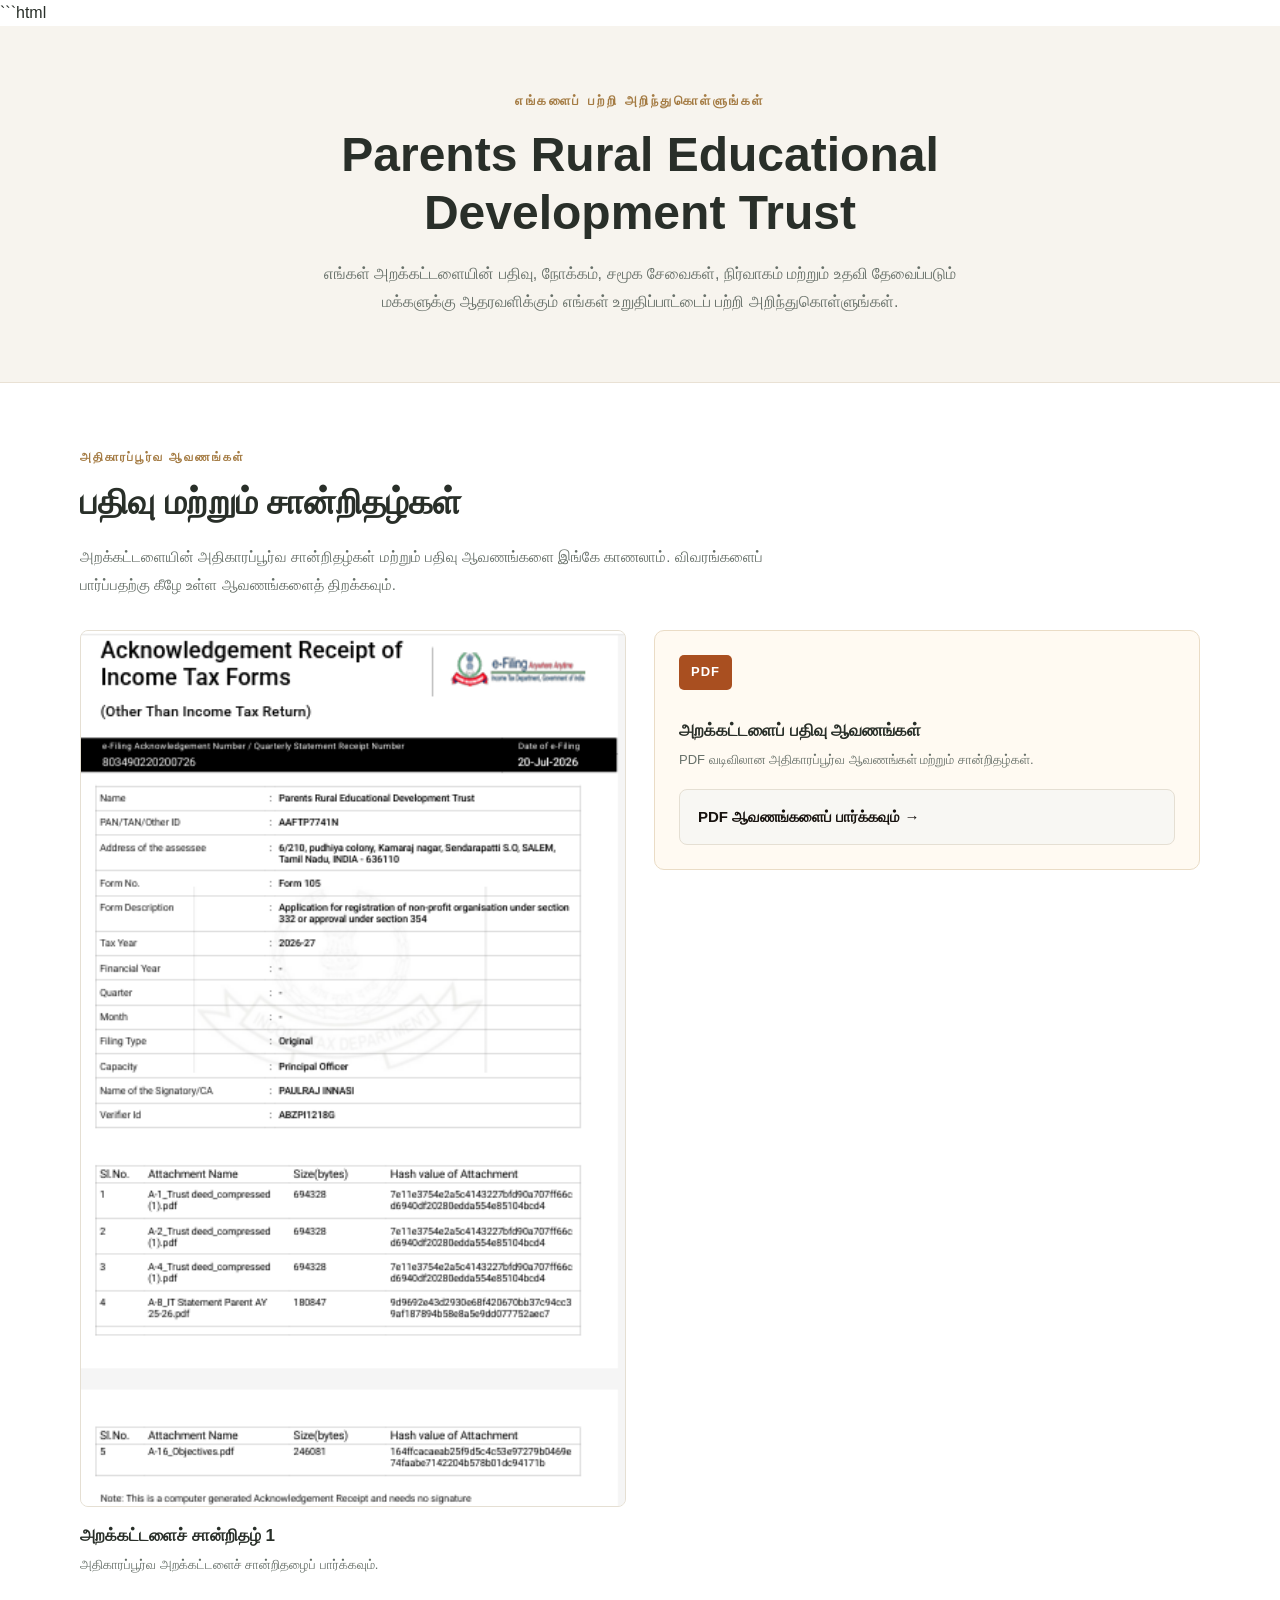
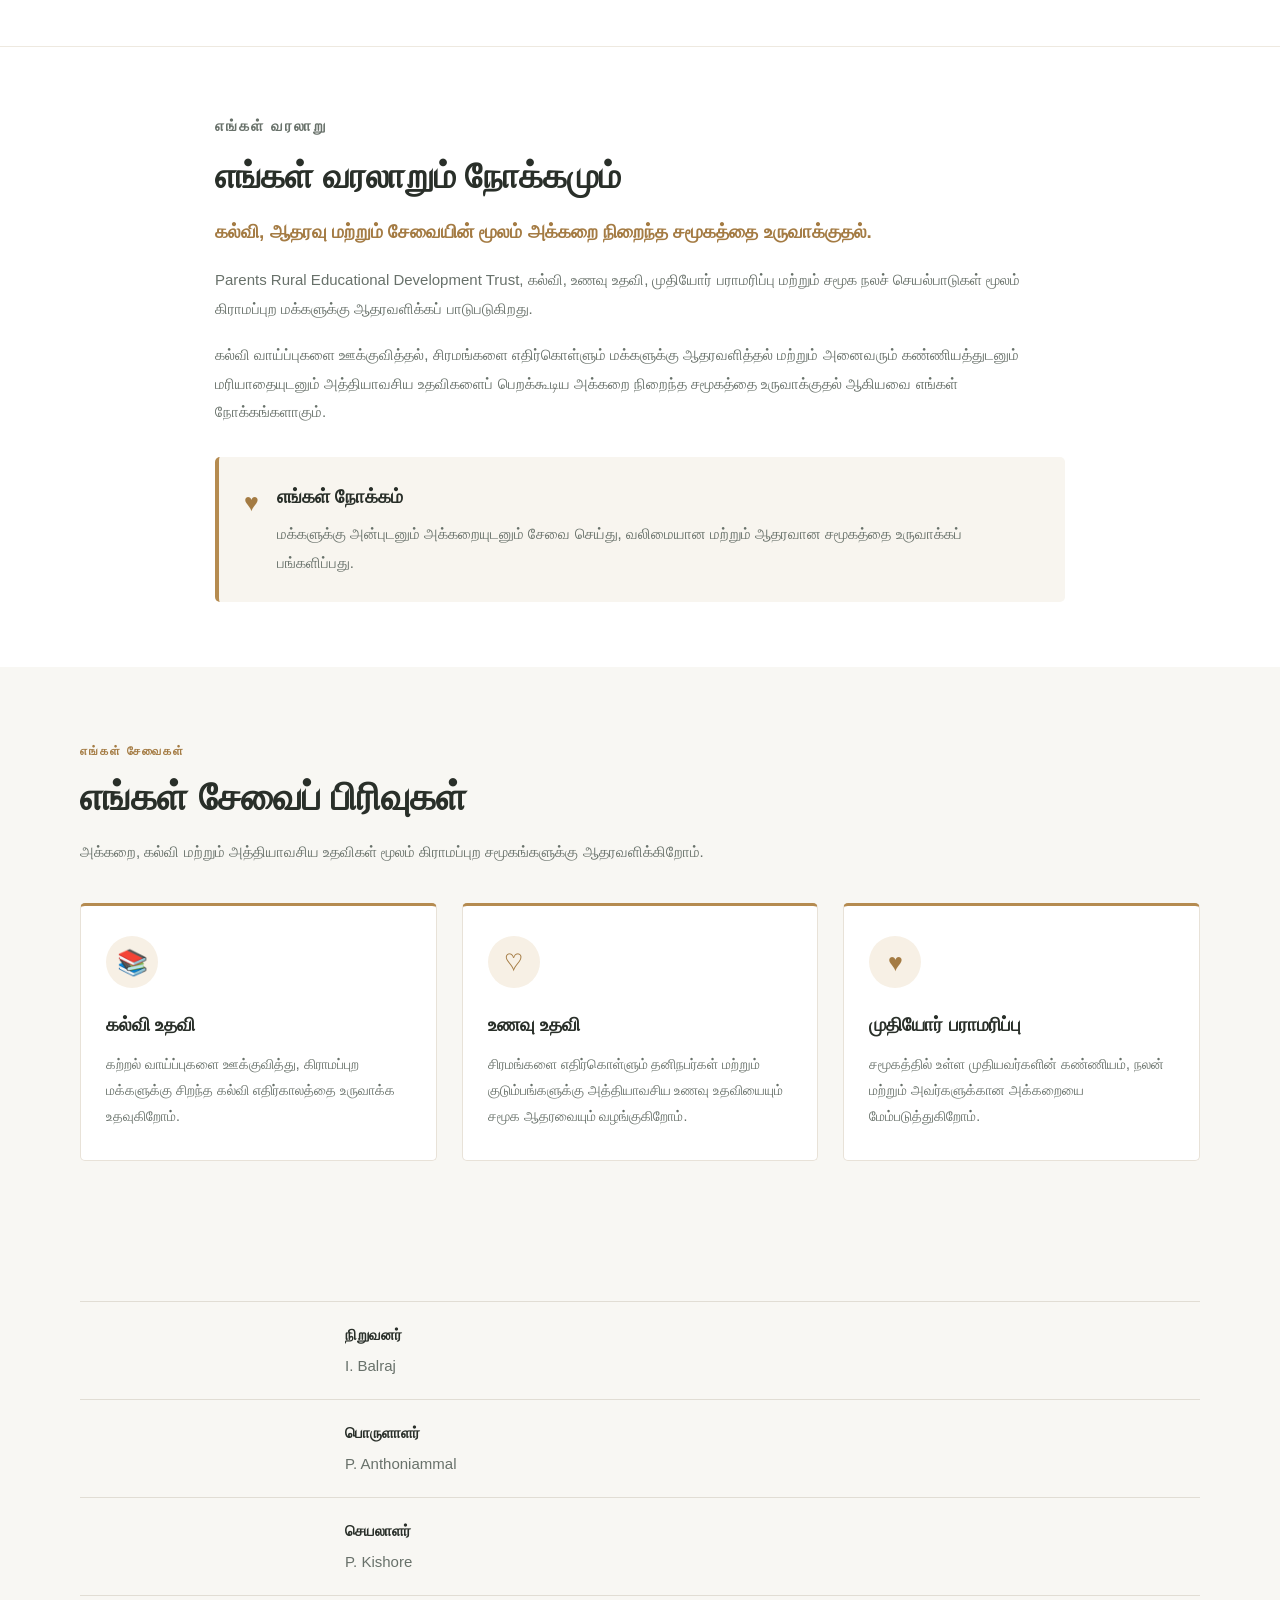
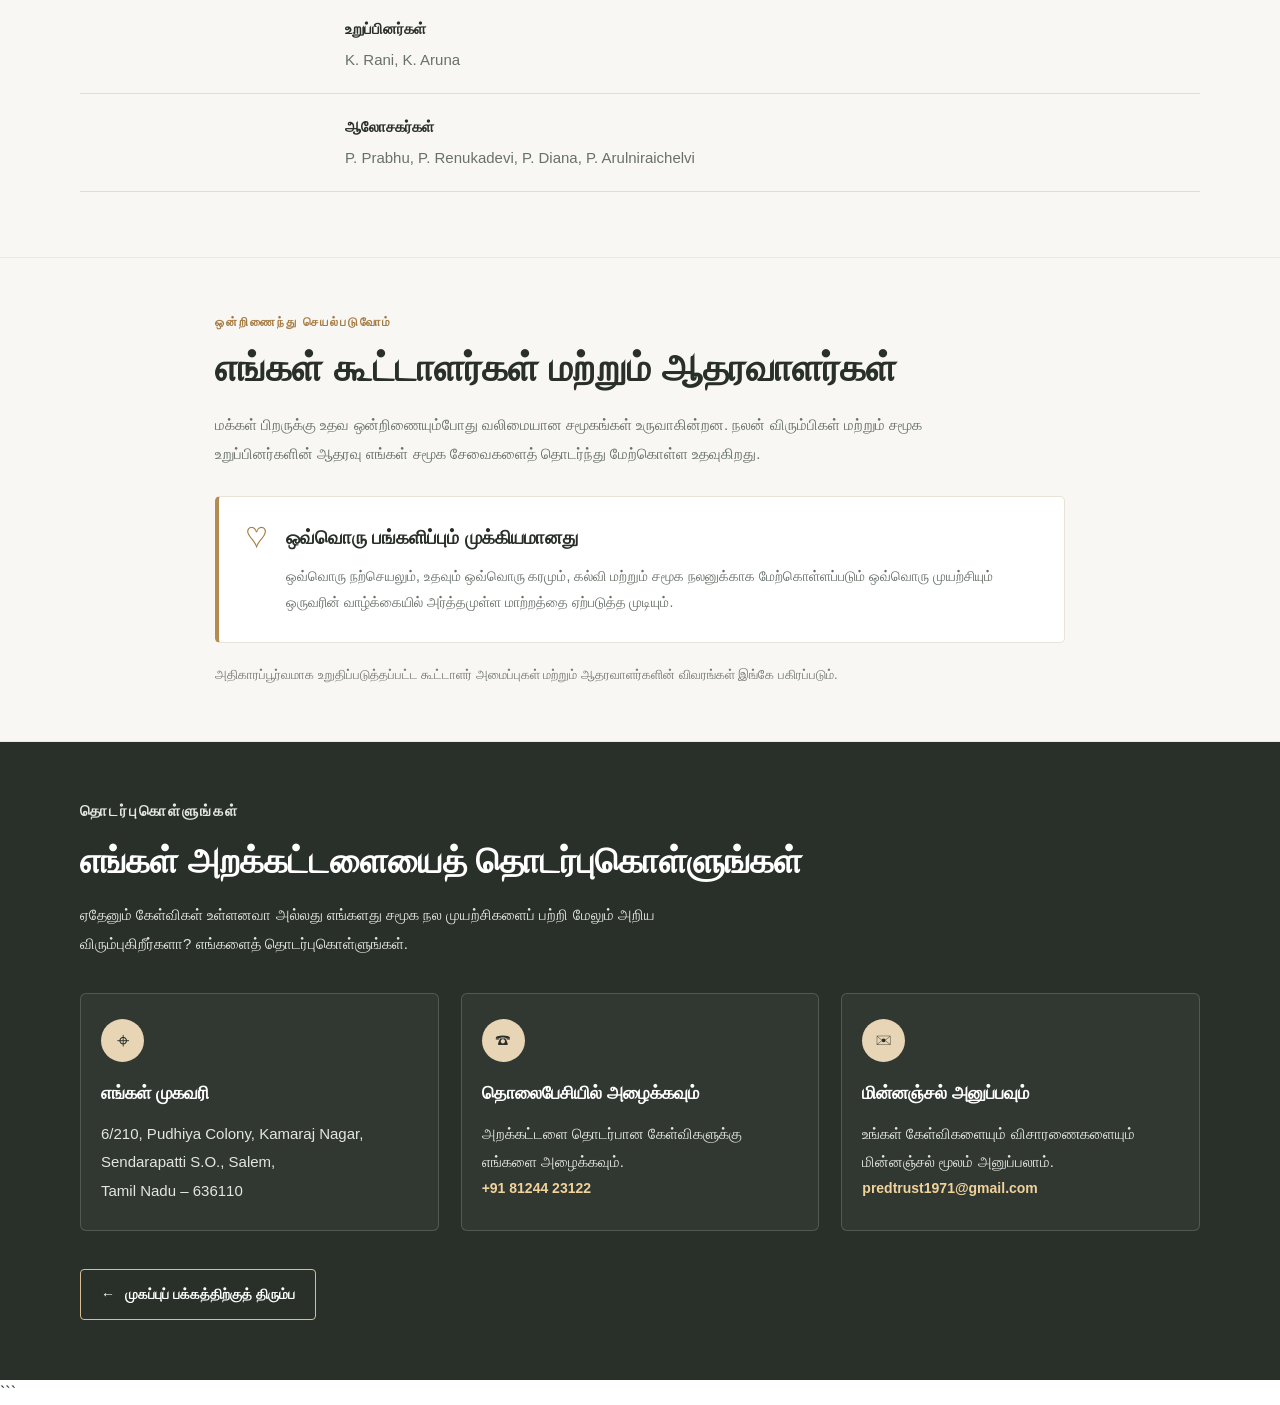
<file: about.html>
```html
<!DOCTYPE html>
<html lang="ta">
<head>
    <meta charset="UTF-8">
    <meta name="viewport" content="width=device-width, initial-scale=1.0">

    <title>எங்கள் அறக்கட்டளை பற்றி | Parents Rural Educational Development Trust</title>

    <meta name="description" content="Parents Rural Educational Development Trust அறக்கட்டளையின் பதிவு, நோக்கம், சமூக சேவைகள், சான்றிதழ்கள் மற்றும் நிர்வாகத்தைப் பற்றி அறிந்துகொள்ளுங்கள்.">

    <link rel="stylesheet" href="style.css">

    <style>
        * {
            box-sizing: border-box;
        }

        body.trust-details-page {
            margin: 0;
            background: #ffffff;
            color: #292f29;
            font-family: Arial, sans-serif;
        }

        .trust-details-container {
            width: min(1120px, 90%);
            margin: 0 auto;
        }

        /* PAGE INTRODUCTION */

        .trust-details-hero {
            padding: 65px 20px;
            text-align: center;
            background: #f7f4ee;
            border-bottom: 1px solid #e9e1d4;
        }

        .trust-details-hero .eyebrow {
            margin: 0 0 15px;
            color: #a47b43;
            font-size: 13px;
            font-weight: 700;
            letter-spacing: 2.5px;
        }

        .trust-details-hero h1 {
            max-width: 850px;
            margin: 0 auto 18px;
            font-size: clamp(30px, 5vw, 48px);
            line-height: 1.2;
        }

        .trust-details-hero p:last-child {
            max-width: 680px;
            margin: 0 auto;
            color: #68716a;
            font-size: 16px;
            line-height: 1.8;
        }

        /* COMMON SECTIONS */

        .trust-info-section {
            padding: 65px 0;
        }

        .trust-info-section h2,
        .trust-leadership h2,
        .trust-certificates h2,
        .trust-contact-section h2 {
            margin: 0 0 18px;
            font-size: clamp(26px, 3vw, 35px);
            line-height: 1.3;
        }

        .trust-info-section p,
        .trust-leadership p,
        .trust-certificates .section-description {
            color: #68716a;
            font-size: 15px;
            line-height: 1.9;
        }

        /* CERTIFICATES */

        .trust-certificates {
            padding: 65px 0 70px;
        }

        .trust-section-label {
            margin: 0 0 12px;
            color: #a47b43;
            font-size: 12px;
            font-weight: 700;
            letter-spacing: 2px;
        }

        .trust-certificates .section-description {
            max-width: 720px;
            margin-bottom: 30px;
        }

        .trust-certificate-grid {
            display: grid;
            grid-template-columns: repeat(2, minmax(0, 1fr));
            gap: 28px;
            align-items: start;
        }

        .trust-certificate-item {
            min-width: 0;
        }

        .trust-certificate-item a {
            display: block;
            overflow: hidden;
            background: #f8f7f3;
            border: 1px solid #e5dfd3;
            border-radius: 8px;
        }

        .trust-certificate-item img {
            display: block;
            width: 100%;
            height: auto;
            transition: transform 0.3s ease;
        }

        .trust-certificate-item a:hover img {
            transform: scale(1.025);
        }

        .trust-certificate-item h3 {
            margin: 15px 0 5px;
            font-size: 17px;
        }

        .trust-certificate-item p {
            margin: 0;
            color: #68716a;
            font-size: 13px;
            line-height: 1.7;
        }

        /* OUR STORY */

        .trust-story {
            border-top: 1px solid #eee9e0;
        }

        .trust-story-content {
            max-width: 850px;
        }

        /* AREAS OF SERVICE */

        .trust-purpose-grid {
            display: grid;
            grid-template-columns: repeat(3, minmax(0, 1fr));
            gap: 30px;
            margin-top: 30px;
        }

        .trust-purpose-item {
            padding: 23px 0 5px;
            border-top: 2px solid #d6bd94;
        }

        .trust-purpose-item h3 {
            margin: 0 0 10px;
            font-size: 18px;
        }

        .trust-purpose-item p {
            margin: 0;
        }

        /* LEADERSHIP */

        .trust-leadership {
            padding: 65px 0;
            background: #f8f7f3;
        }

        .trust-leadership-intro {
            max-width: 750px;
            margin-bottom: 28px;
        }

        .trust-leader-list {
            border-top: 1px solid #e1ddd4;
        }

        .trust-leader-row {
            display: grid;
            grid-template-columns: 240px 1fr;
            gap: 25px;
            padding: 20px 0;
            border-bottom: 1px solid #e1ddd4;
        }

        .trust-leader-row strong {
            color: #292f29;
            font-size: 15px;
        }

        .trust-leader-row span {
            color: #68716a;
            font-size: 15px;
            line-height: 1.7;
        }

        /* PARTNERS */

        .trust-partners {
            padding: 55px 0;
            border-bottom: 1px solid #eee9e0;
        }

        .trust-partners p {
            max-width: 800px;
        }

        /* CONTACT */

        .trust-contact-section {
            padding: 55px 0 60px;
            background: #292f29;
            color: #ffffff;
        }

        .trust-contact-section h2 {
            color: #ffffff;
        }

        .trust-contact-section p {
            color: #e4e6e1;
            font-size: 15px;
            line-height: 1.9;
        }

        .trust-contact-section a:not(.trust-back-home) {
            color: #f0d29b;
            text-decoration: none;
            overflow-wrap: anywhere;
        }

        .trust-back-home {
            display: inline-flex;
            align-items: center;
            gap: 10px;
            margin-top: 15px;
            padding: 14px 22px;
            border: 1px solid #d6bd94;
            border-radius: 4px;
            color: #ffffff;
            text-decoration: none;
            font-size: 14px;
            font-weight: 600;
            transition: background 0.25s ease;
        }

        .trust-back-home:hover {
            background: #a47b43;
        }

        /* RESPONSIVE */

        @media (max-width: 700px) {
            .trust-details-hero {
                padding: 50px 18px;
            }

            .trust-info-section,
            .trust-certificates,
            .trust-leadership {
                padding: 45px 0;
            }

            .trust-certificate-grid,
            .trust-purpose-grid {
                grid-template-columns: 1fr;
                gap: 25px;
            }

            .trust-leader-row {
                grid-template-columns: 1fr;
                gap: 7px;
                padding: 17px 0;
            }

            .trust-details-container {
                width: 90%;
            }
        }

        @media (prefers-reduced-motion: reduce) {
            .trust-certificate-item img {
                transition: none;
            }
        }
    </style>
</head>

<body class="trust-details-page">

    <!-- PAGE INTRODUCTION -->
    <header class="trust-details-hero">
        <div class="trust-details-container">

            <p class="eyebrow">எங்களைப் பற்றி அறிந்துகொள்ளுங்கள்</p>

            <h1>
                Parents Rural Educational Development Trust
            </h1>

            <p>
                எங்கள் அறக்கட்டளையின் பதிவு, நோக்கம், சமூக சேவைகள்,
                நிர்வாகம் மற்றும் உதவி தேவைப்படும் மக்களுக்கு
                ஆதரவளிக்கும் எங்கள் உறுதிப்பாட்டைப் பற்றி அறிந்துகொள்ளுங்கள்.
            </p>

        </div>
    </header>

    <main>

        <!-- CERTIFICATES -->
        <section class="trust-certificates" id="certificates">
            <div class="trust-details-container">

                <p class="trust-section-label">அதிகாரப்பூர்வ ஆவணங்கள்</p>

                <h2>பதிவு மற்றும் சான்றிதழ்கள்</h2>

                <p class="section-description">
                    அறக்கட்டளையின் அதிகாரப்பூர்வ சான்றிதழ்கள் மற்றும்
                    பதிவு ஆவணங்களை இங்கே காணலாம்.
                    விவரங்களைப் பார்ப்பதற்கு கீழே உள்ள ஆவணங்களைத் திறக்கவும்.
                </p>

                <div class="trust-certificate-grid">

                    <div class="trust-certificate-item">
                        <a href="certificate.jpg"
                           target="_blank"
                           rel="noopener noreferrer"
                           class="trust-certificate-image-link">

                            <img src="certifiCATE.JPG.png"
                                 alt="அறக்கட்டளைச் சான்றிதழ் 1"
                                 class="trust-certificate-image">
                        </a>

                        <h3>அறக்கட்டளைச் சான்றிதழ் 1</h3>

                        <p>
                            அதிகாரப்பூர்வ அறக்கட்டளைச் சான்றிதழைப் பார்க்கவும்.
                        </p>
                    </div>


                    <!-- CERTIFICATE 2 - PDF DOCUMENT -->
                    <div class="trust-certificate-item">
                        <div class="trust-pdf-preview">

                            <span class="trust-pdf-icon">PDF</span>

                            <h3>அறக்கட்டளைப் பதிவு ஆவணங்கள்</h3>

                            <p>
                                PDF வடிவிலான அதிகாரப்பூர்வ ஆவணங்கள் மற்றும் சான்றிதழ்கள்.
                            </p>

                            <a href="certificate.ptf.pdf"
                               target="_blank"
                               rel="noopener noreferrer"
                               class="trust-pdf-button">

                                <span>PDF ஆவணங்களைப் பார்க்கவும்</span>
                                <span aria-hidden="true">→</span>

                            </a>

                        </div>
                    </div>

                </div>

            </div>
        </section>


        <!-- OUR STORY & MISSION -->
        <section class="trust-info-section trust-story" id="our-story">
            <div class="trust-details-container">

                <div class="trust-story-content">

                    <p class="trust-section-label">எங்கள் வரலாறு</p>

                    <h2>எங்கள் வரலாறும் நோக்கமும்</h2>

                    <p class="trust-story-intro">
                        கல்வி, ஆதரவு மற்றும் சேவையின் மூலம்
                        அக்கறை நிறைந்த சமூகத்தை உருவாக்குதல்.
                    </p>

                    <p>
                        Parents Rural Educational Development Trust,
                        கல்வி, உணவு உதவி, முதியோர் பராமரிப்பு மற்றும்
                        சமூக நலச் செயல்பாடுகள் மூலம் கிராமப்புற
                        மக்களுக்கு ஆதரவளிக்கப் பாடுபடுகிறது.
                    </p>

                    <p>
                        கல்வி வாய்ப்புகளை ஊக்குவித்தல், சிரமங்களை
                        எதிர்கொள்ளும் மக்களுக்கு ஆதரவளித்தல் மற்றும்
                        அனைவரும் கண்ணியத்துடனும் மரியாதையுடனும்
                        அத்தியாவசிய உதவிகளைப் பெறக்கூடிய அக்கறை நிறைந்த
                        சமூகத்தை உருவாக்குதல் ஆகியவை எங்கள் நோக்கங்களாகும்.
                    </p>

                    <div class="trust-mission-note">

                        <span class="trust-mission-symbol" aria-hidden="true">♥</span>

                        <div>
                            <h3>எங்கள் நோக்கம்</h3>

                            <p>
                                மக்களுக்கு அன்புடனும் அக்கறையுடனும்
                                சேவை செய்து, வலிமையான மற்றும்
                                ஆதரவான சமூகத்தை உருவாக்கப் பங்களிப்பது.
                            </p>
                        </div>

                    </div>

                </div>

            </div>
        </section>


        <!-- OUR AREAS OF SERVICE -->
        <section class="trust-services-section" id="services">
            <div class="trust-details-container">

                <div class="trust-services-heading">

                    <p class="trust-section-label">எங்கள் சேவைகள்</p>

                    <h2>எங்கள் சேவைப் பிரிவுகள்</h2>

                    <p>
                        அக்கறை, கல்வி மற்றும் அத்தியாவசிய உதவிகள் மூலம்
                        கிராமப்புற சமூகங்களுக்கு ஆதரவளிக்கிறோம்.
                    </p>

                </div>

                <div class="trust-services-grid">

                    <article class="trust-service-item">

                        <span class="trust-service-number"></span>

                        <div class="trust-service-icon" aria-hidden="true">📚</div>

                        <h3>கல்வி உதவி</h3>

                        <p>
                            கற்றல் வாய்ப்புகளை ஊக்குவித்து,
                            கிராமப்புற மக்களுக்கு சிறந்த கல்வி
                            எதிர்காலத்தை உருவாக்க உதவுகிறோம்.
                        </p>

                    </article>

                    <article class="trust-service-item">

                        <span class="trust-service-number"></span>

                        <div class="trust-service-icon" aria-hidden="true">♡</div>

                        <h3>உணவு உதவி</h3>

                        <p>
                            சிரமங்களை எதிர்கொள்ளும் தனிநபர்கள்
                            மற்றும் குடும்பங்களுக்கு அத்தியாவசிய
                            உணவு உதவியையும் சமூக ஆதரவையும் வழங்குகிறோம்.
                        </p>

                    </article>

                    <article class="trust-service-item">

                        <span class="trust-service-number"></span>

                        <div class="trust-service-icon" aria-hidden="true">♥</div>

                        <h3>முதியோர் பராமரிப்பு</h3>

                        <p>
                            சமூகத்தில் உள்ள முதியவர்களின் கண்ணியம்,
                            நலன் மற்றும் அவர்களுக்கான அக்கறையை
                            மேம்படுத்துகிறோம்.
                        </p>

                    </article>

                </div>

            </div>
        </section>


        <!-- LEADERSHIP -->
        <section class="trust-leadership" id="leadership">
            <div class="trust-details-container">

                <div class="trust-leader-list">

                    <div class="trust-leader-row">
                        <div class="trust-leader-role"></div>
                        <div>
                            <strong>நிறுவனர்</strong>
                            <span>I. Balraj</span>
                        </div>
                    </div>

                    <div class="trust-leader-row">
                        <div class="trust-leader-role"></div>
                        <div>
                            <strong>பொருளாளர்</strong>
                            <span>P. Anthoniammal</span>
                        </div>
                    </div>

                    <div class="trust-leader-row">
                        <div class="trust-leader-role"></div>
                        <div>
                            <strong>செயலாளர்</strong>
                            <span>P. Kishore</span>
                        </div>
                    </div>

                    <div class="trust-leader-row">
                        <div class="trust-leader-role"></div>
                        <div>
                            <strong>உறுப்பினர்கள்</strong>
                            <span>K. Rani, K. Aruna</span>
                        </div>
                    </div>

                    <div class="trust-leader-row">
                        <div class="trust-leader-role"></div>
                        <div>
                            <strong>ஆலோசகர்கள்</strong>
                            <span>P. Prabhu, P. Renukadevi, P. Diana, P. Arulniraichelvi</span>
                        </div>
                    </div>

                </div>

            </div>
        </section>


        <!-- PARTNERS & SUPPORTERS -->
        <section class="trust-partners" id="partners">
            <div class="trust-details-container">

                <div class="trust-partners-content">

                    <p class="trust-section-label">ஒன்றிணைந்து செயல்படுவோம்</p>

                    <h2>எங்கள் கூட்டாளர்கள் மற்றும் ஆதரவாளர்கள்</h2>

                    <p class="trust-partners-intro">
                        மக்கள் பிறருக்கு உதவ ஒன்றிணையும்போது வலிமையான
                        சமூகங்கள் உருவாகின்றன. நலன் விரும்பிகள் மற்றும்
                        சமூக உறுப்பினர்களின் ஆதரவு எங்கள் சமூக சேவைகளைத்
                        தொடர்ந்து மேற்கொள்ள உதவுகிறது.
                    </p>

                    <div class="trust-partner-message">

                        <span class="trust-partner-symbol" aria-hidden="true">♡</span>

                        <div>
                            <h3>ஒவ்வொரு பங்களிப்பும் முக்கியமானது</h3>

                            <p>
                                ஒவ்வொரு நற்செயலும், உதவும் ஒவ்வொரு கரமும்,
                                கல்வி மற்றும் சமூக நலனுக்காக மேற்கொள்ளப்படும்
                                ஒவ்வொரு முயற்சியும் ஒருவரின் வாழ்க்கையில்
                                அர்த்தமுள்ள மாற்றத்தை ஏற்படுத்த முடியும்.
                            </p>
                        </div>

                    </div>

                    <p class="trust-partners-note">
                        அதிகாரப்பூர்வமாக உறுதிப்படுத்தப்பட்ட கூட்டாளர்
                        அமைப்புகள் மற்றும் ஆதரவாளர்களின் விவரங்கள்
                        இங்கே பகிரப்படும்.
                    </p>

                </div>

            </div>
        </section>


        <!-- CONTACT OUR TRUST -->
        <section class="trust-contact-section" id="contact">
            <div class="trust-details-container">

                <p class="trust-section-label">தொடர்புகொள்ளுங்கள்</p>

                <h2>எங்கள் அறக்கட்டளையைத் தொடர்புகொள்ளுங்கள்</h2>

                <p class="trust-contact-intro">
                    ஏதேனும் கேள்விகள் உள்ளனவா அல்லது எங்களது சமூக நல
                    முயற்சிகளைப் பற்றி மேலும் அறிய விரும்புகிறீர்களா?
                    எங்களைத் தொடர்புகொள்ளுங்கள்.
                </p>

                <div class="trust-contact-grid">

                    <div class="trust-contact-item">

                        <span class="trust-contact-icon" aria-hidden="true">⌖</span>

                        <h3>எங்கள் முகவரி</h3>

                        <p>
                            6/210, Pudhiya Colony, Kamaraj Nagar,<br>
                            Sendarapatti S.O., Salem,<br>
                            Tamil Nadu – 636110
                        </p>

                    </div>

                    <div class="trust-contact-item">

                        <span class="trust-contact-icon" aria-hidden="true">☎</span>

                        <h3>தொலைபேசியில் அழைக்கவும்</h3>

                        <p>
                            அறக்கட்டளை தொடர்பான கேள்விகளுக்கு எங்களை அழைக்கவும்.
                        </p>

                        <a href="tel:+918124423122">+91 81244 23122</a>

                    </div>

                    <div class="trust-contact-item">

                        <span class="trust-contact-icon" aria-hidden="true">✉</span>

                        <h3>மின்னஞ்சல் அனுப்பவும்</h3>

                        <p>
                            உங்கள் கேள்விகளையும் விசாரணைகளையும்
                            மின்னஞ்சல் மூலம் அனுப்பலாம்.
                        </p>

                        <a href="mailto:predtrust1971@gmail.com">
                            predtrust1971@gmail.com
                        </a>

                    </div>

                </div>

                <a href="index.html" class="trust-back-home">
                    <span aria-hidden="true">←</span> முகப்புப் பக்கத்திற்குத் திரும்ப
                </a>

            </div>
        </section>

    </main>

</body>
</html>
```
</file>
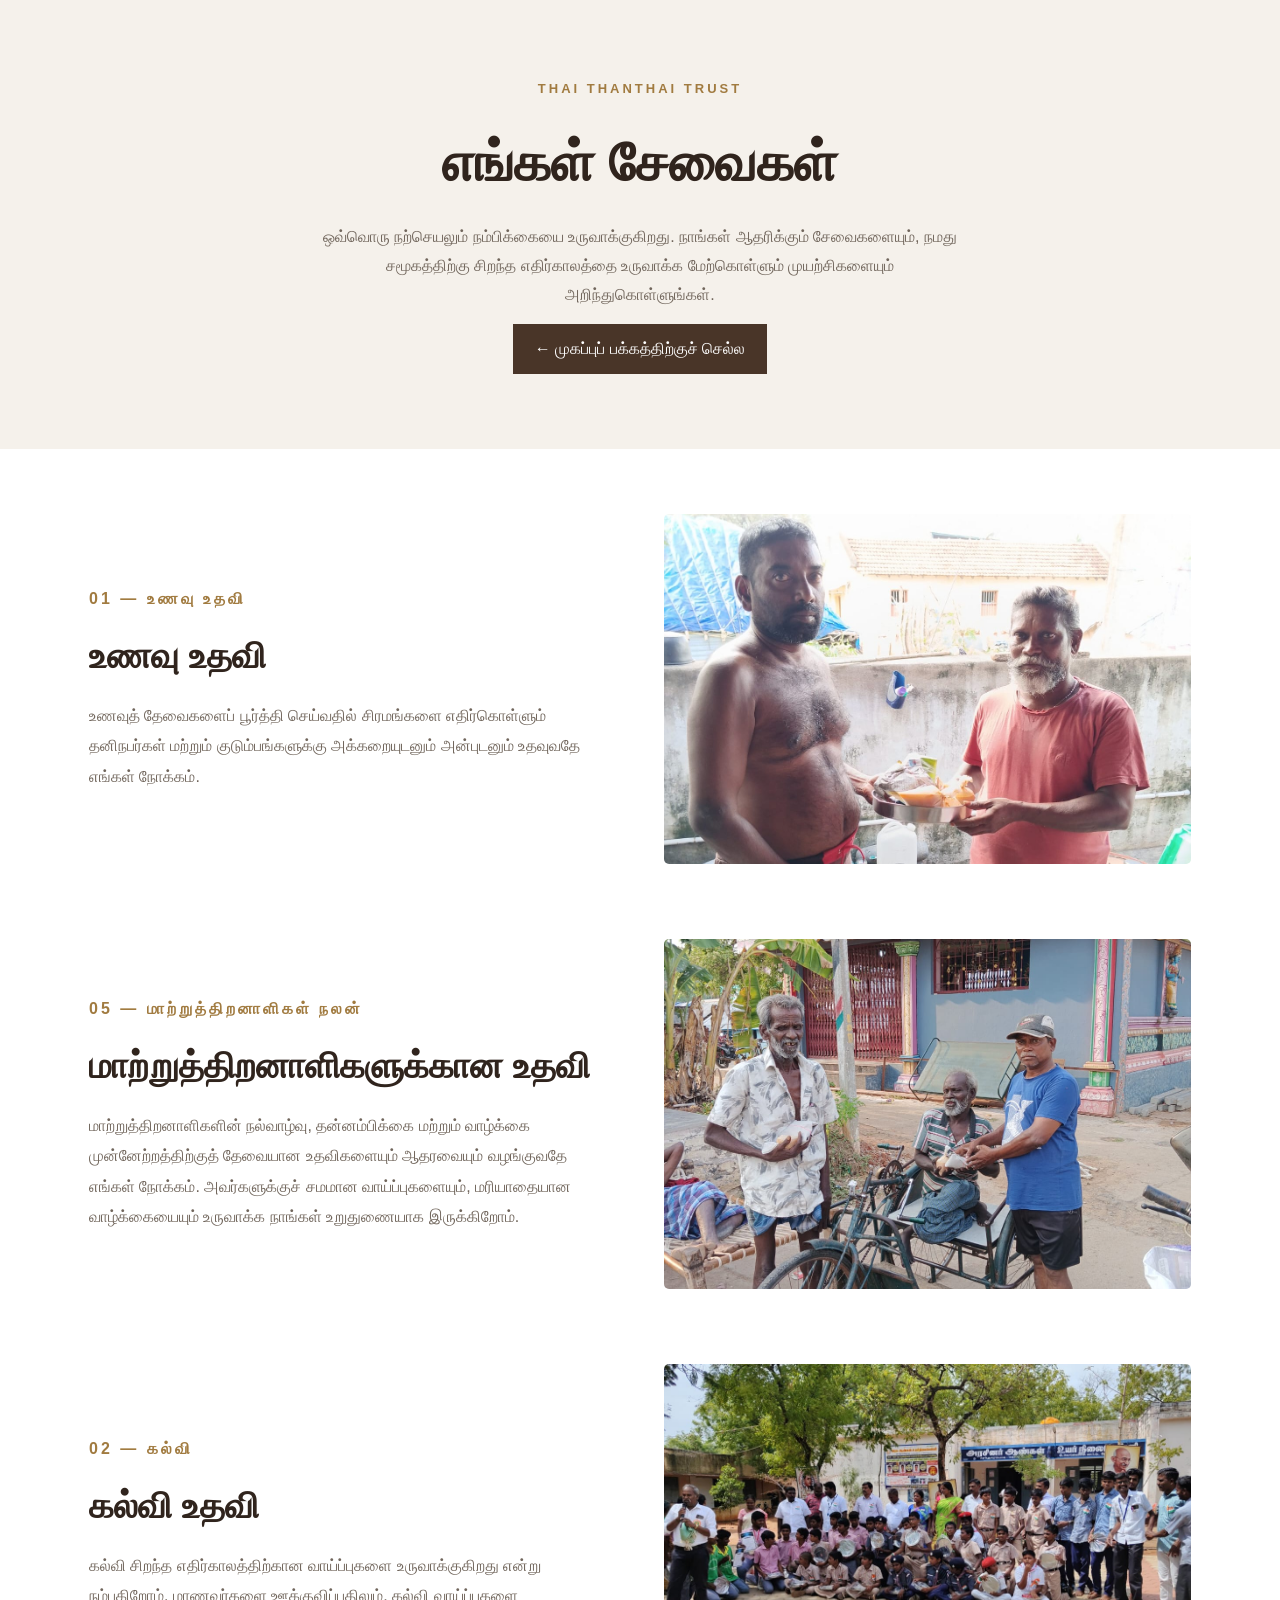
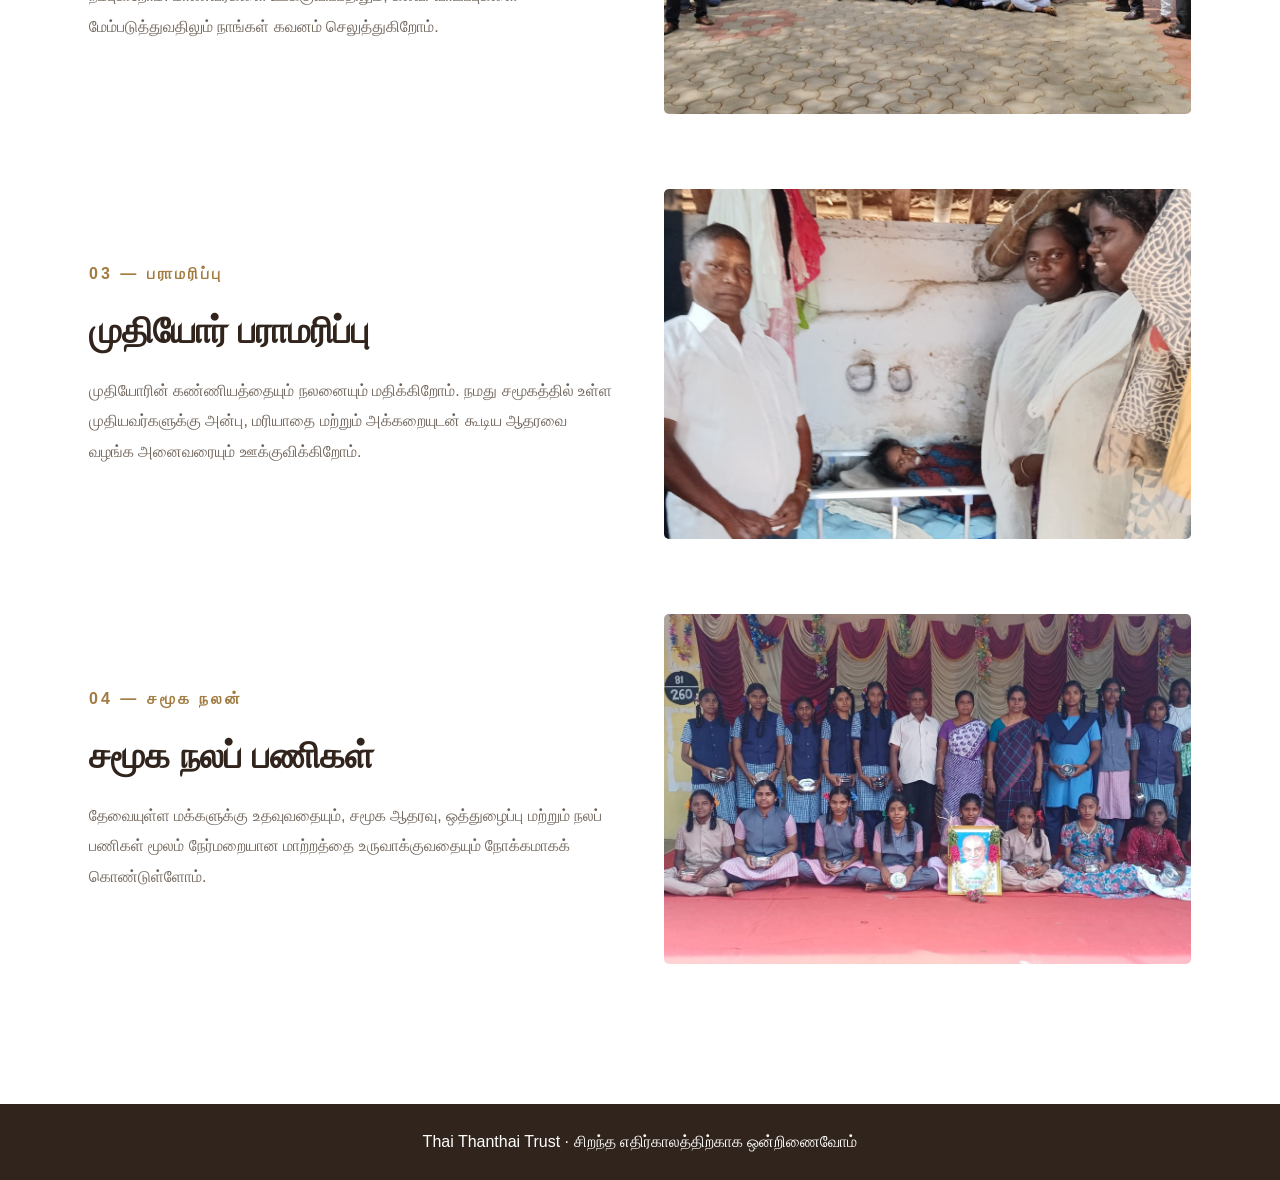
<file: causes.html>
<!DOCTYPE html>
<html lang="ta">
<head>
    <meta charset="UTF-8">
    <meta name="viewport" content="width=device-width, initial-scale=1.0">

    <title>எங்கள் சேவைகள் | Thai Thanthai Trust</title>

    <link rel="stylesheet" href="style.css">

    <style>
        .causes-page {
            background: #fff;
            color: #30241d;
            font-family: Arial, sans-serif;
        }

        .causes-hero {
            background: #f5f1eb;
            text-align: center;
            padding: 75px 20px;
        }

        .causes-hero .eyebrow {
            color: #a17b40;
            letter-spacing: 3px;
            font-size: 13px;
            font-weight: bold;
        }

        .causes-hero h1 {
            font-size: clamp(34px, 5vw, 54px);
            margin: 18px 0;
        }

        .causes-hero p {
            max-width: 650px;
            margin: auto;
            line-height: 1.8;
            color: #71665c;
        }

        .causes-list {
            max-width: 1150px;
            margin: auto;
            padding: 65px 24px;
        }

        .cause-detail {
            display: grid;
            grid-template-columns: 1fr 1fr;
            align-items: center;
            gap: 48px;
            margin-bottom: 75px;
        }

        .cause-detail.reverse .cause-detail-image {
            order: 2;
        }

        .cause-detail-image img {
            width: 100%;
            height: 350px;
            display: block;
            object-fit: cover;
            border-radius: 5px;
        }

        .cause-detail-text .number {
            color: #a17b40;
            letter-spacing: 3px;
            font-weight: bold;
        }

        .cause-detail-text h2 {
            font-size: clamp(27px, 3vw, 36px);
            margin: 16px 0;
        }

        .cause-detail-text p {
            color: #71665c;
            line-height: 1.9;
            font-size: 16px;
        }

        .causes-back {
            display: inline-block;
            margin-top: 15px;
            padding: 12px 22px;
            background: #493528;
            color: white;
            text-decoration: none;
        }

        .causes-back:hover {
            background: #a17b40;
        }

        .causes-footer {
            background: #30241d;
            color: white;
            text-align: center;
            padding: 25px 15px;
        }

        @media (max-width: 700px) {
            .causes-hero {
                padding: 55px 20px;
            }

            .causes-list {
                padding: 40px 20px;
            }

            .cause-detail,
            .cause-detail.reverse {
                grid-template-columns: 1fr;
                gap: 22px;
                margin-bottom: 50px;
            }

            .cause-detail.reverse .cause-detail-image {
                order: 0;
            }

            .cause-detail-image img {
                height: 250px;
            }

            .cause-detail-text h2 {
                font-size: 27px;
            }
        }
    </style>
</head>

<body class="causes-page">

    <header class="causes-hero">
        <span class="eyebrow">THAI THANTHAI TRUST</span>
        <h1>எங்கள் சேவைகள்</h1>
        <p>
            ஒவ்வொரு நற்செயலும் நம்பிக்கையை உருவாக்குகிறது.
            நாங்கள் ஆதரிக்கும் சேவைகளையும்,
            நமது சமூகத்திற்கு சிறந்த எதிர்காலத்தை உருவாக்க
            மேற்கொள்ளும் முயற்சிகளையும் அறிந்துகொள்ளுங்கள்.
        </p>

        <a href="index.html" class="causes-back">
            ← முகப்புப் பக்கத்திற்குச் செல்ல
        </a>
    </header>

    <main class="causes-list">

        <section class="cause-detail">
            <div class="cause-detail-text">
                <span class="number">01 — உணவு உதவி</span>
                <h2>உணவு உதவி</h2>
                <p>
                    உணவுத் தேவைகளைப் பூர்த்தி செய்வதில்
                    சிரமங்களை எதிர்கொள்ளும் தனிநபர்கள் மற்றும்
                    குடும்பங்களுக்கு அக்கறையுடனும்
                    அன்புடனும் உதவுவதே எங்கள் நோக்கம்.
                </p>
            </div>

            <div class="cause-detail-image">
                <img src="food12.jpg.jpeg" alt="உணவு உதவி">
            </div>
        </section>
        <section class="cause-detail">
            <div class="cause-detail-text">
                <span class="number">05 — மாற்றுத்திறனாளிகள் நலன்</span>
                <h2>மாற்றுத்திறனாளிகளுக்கான உதவி</h2>
                <p>
                    மாற்றுத்திறனாளிகளின் நல்வாழ்வு, தன்னம்பிக்கை
                    மற்றும் வாழ்க்கை முன்னேற்றத்திற்குத் தேவையான
                    உதவிகளையும் ஆதரவையும் வழங்குவதே எங்கள் நோக்கம்.
                    அவர்களுக்குச் சமமான வாய்ப்புகளையும்,
                    மரியாதையான வாழ்க்கையையும் உருவாக்க
                    நாங்கள் உறுதுணையாக இருக்கிறோம்.
                </p>
            </div>

            <div class="cause-detail-image">
                <img src="candicapt.jpg.jpeg"
                     alt="மாற்றுத்திறனாளிகளுக்கான உதவி">
            </div>
        </section>
        <section class="cause-detail reverse">
            <div class="cause-detail-text">
                <span class="number">02 — கல்வி</span>
                <h2>கல்வி உதவி</h2>
                <p>
                    கல்வி சிறந்த எதிர்காலத்திற்கான
                    வாய்ப்புகளை உருவாக்குகிறது என்று நம்புகிறோம்.
                    மாணவர்களை ஊக்குவிப்பதிலும்,
                    கல்வி வாய்ப்புகளை மேம்படுத்துவதிலும்
                    நாங்கள் கவனம் செலுத்துகிறோம்.
                </p>
            </div>

            <div class="cause-detail-image">
                <img src="education2.jpg.jpeg" alt="கல்வி உதவி">
            </div>
        </section>

        <section class="cause-detail">
            <div class="cause-detail-text">
                <span class="number">03 — பராமரிப்பு</span>
                <h2>முதியோர் பராமரிப்பு</h2>
                <p>
                    முதியோரின் கண்ணியத்தையும் நலனையும்
                    மதிக்கிறோம். நமது சமூகத்தில் உள்ள
                    முதியவர்களுக்கு அன்பு, மரியாதை மற்றும்
                    அக்கறையுடன் கூடிய ஆதரவை வழங்க
                    அனைவரையும் ஊக்குவிக்கிறோம்.
                </p>
            </div>

            <div class="cause-detail-image">
                <img src="elderly1.jpg.jpeg" alt="முதியோர் பராமரிப்பு">
            </div>
        </section>

        <section class="cause-detail reverse">
            <div class="cause-detail-text">
                <span class="number">04 — சமூக நலன்</span>
                <h2>சமூக நலப் பணிகள்</h2>
                <p>
                    தேவையுள்ள மக்களுக்கு உதவுவதையும்,
                    சமூக ஆதரவு, ஒத்துழைப்பு மற்றும்
                    நலப் பணிகள் மூலம் நேர்மறையான மாற்றத்தை
                    உருவாக்குவதையும் நோக்கமாகக் கொண்டுள்ளோம்.
                </p>
            </div>

            <div class="cause-detail-image">
                <img src="socialwork.jpg.jpeg" alt="சமூக நலப் பணிகள்">
            </div>
        </section>

    </main>

    <footer class="causes-footer">
        <p>Thai Thanthai Trust · சிறந்த எதிர்காலத்திற்காக ஒன்றிணைவோம்</p>
    </footer>

</body>
</html>
</file>
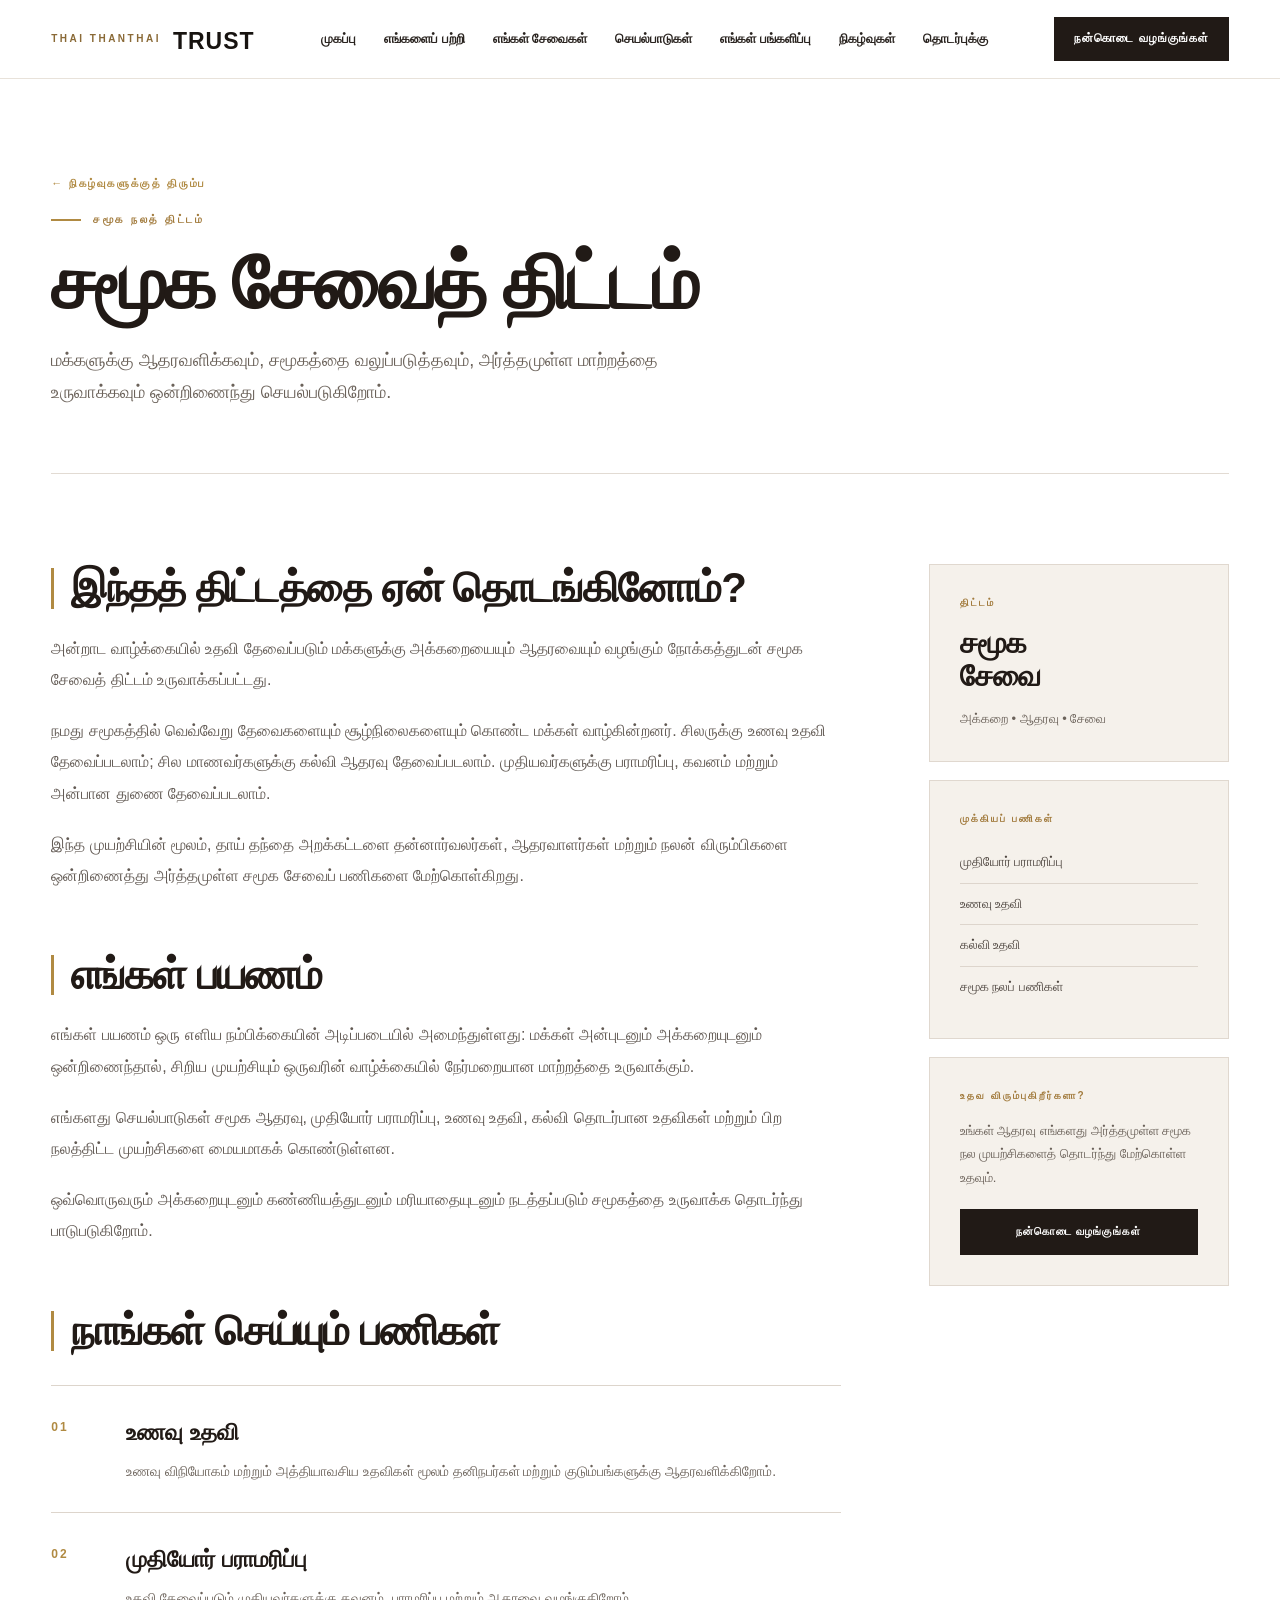
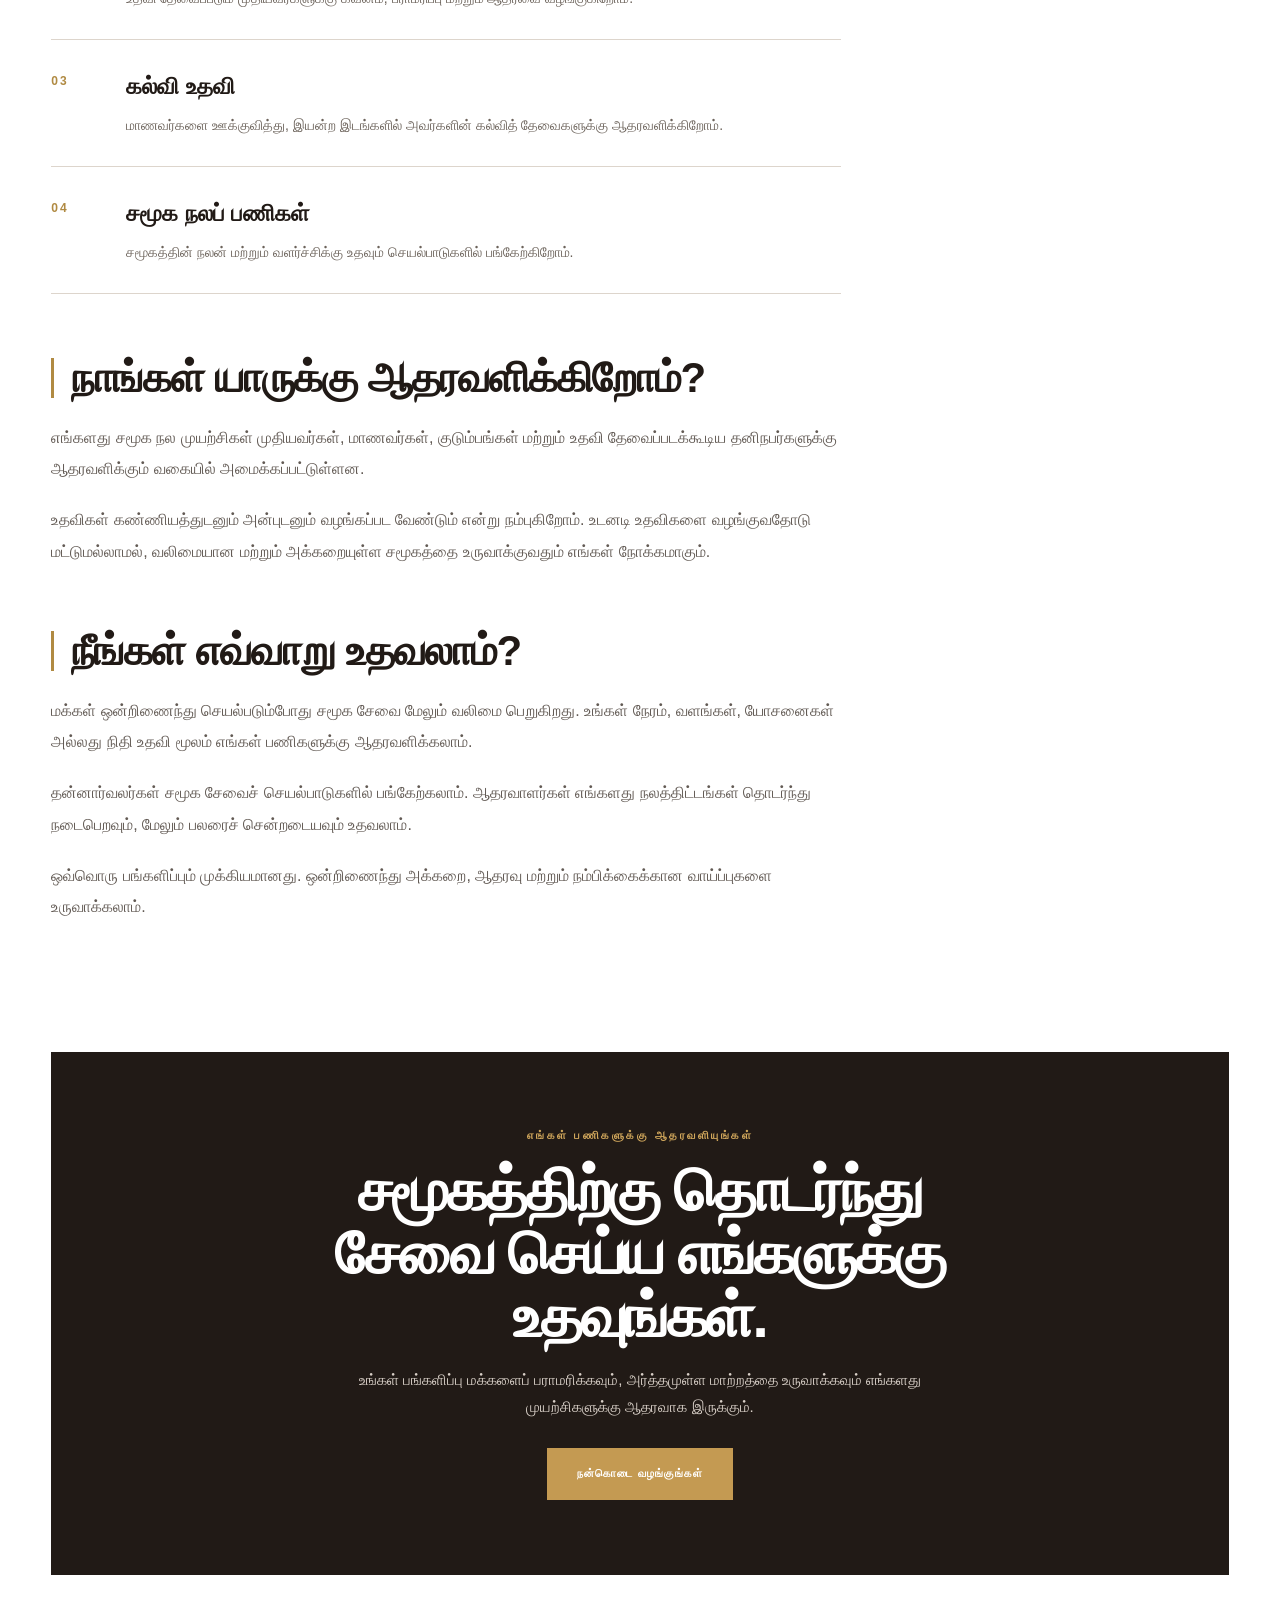
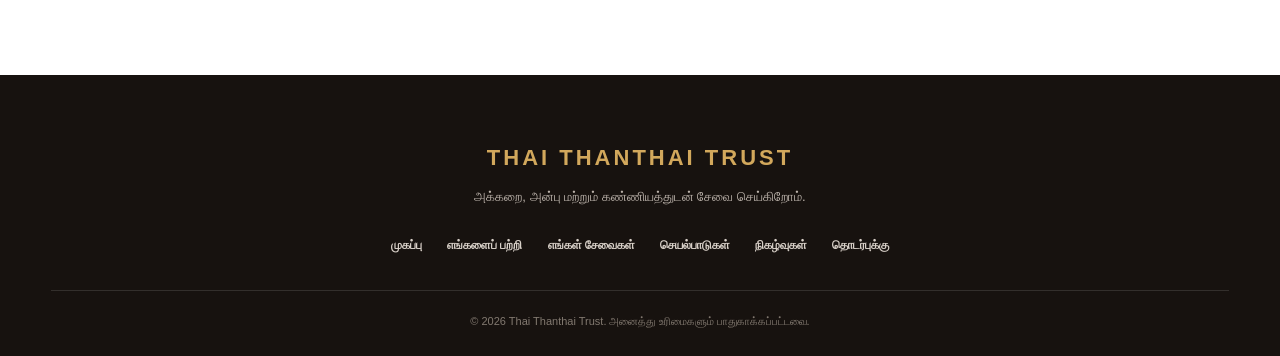
<file: community-service.html>
<!DOCTYPE html>
<html lang="ta">

<head>
    <meta charset="UTF-8">
    <meta name="viewport" content="width=device-width, initial-scale=1.0">

    <title>சமூக சேவைத் திட்டம் | Thai Thanthai Trust</title>

    <link rel="stylesheet" href="style.css">
</head>

<body>

    <!-- HEADER -->

    <header class="site-header">

        <div class="header-container">

            <a href="index.html#home" class="trust-logo">
                <span>THAI THANTHAI</span>
                <strong>TRUST</strong>
            </a>

            <nav class="main-nav">

                <a href="index.html#home">முகப்பு</a>

                <a href="index.html#about">எங்களைப் பற்றி</a>

                <a href="index.html#causes">எங்கள் சேவைகள்</a>

                <a href="index.html#activities">செயல்பாடுகள்</a>

                <a href="index.html#impact">எங்கள் பங்களிப்பு</a>

                <a href="index.html#events">நிகழ்வுகள்</a>

                <a href="index.html#contact">தொடர்புக்கு</a>

            </nav>

            <a href="#donate" class="header-donate">
                நன்கொடை வழங்குங்கள்
            </a>

        </div>

    </header>


    <!-- INNER DETAIL PAGE -->

    <main class="program-page">

        <div class="container">

            <!-- PAGE TITLE -->

            <section class="program-heading">

                <a href="index.html#events" class="back-events">
                    ← நிகழ்வுகளுக்குத் திரும்ப
                </a>

                <p class="section-label">
                    சமூக நலத் திட்டம்
                </p>

                <h1>
                    சமூக சேவைத் திட்டம்
                </h1>

                <p class="program-intro">
                    மக்களுக்கு ஆதரவளிக்கவும், சமூகத்தை வலுப்படுத்தவும்,
                    அர்த்தமுள்ள மாற்றத்தை உருவாக்கவும் ஒன்றிணைந்து செயல்படுகிறோம்.
                </p>

            </section>


            <!-- MAIN CONTENT -->

            <section class="program-content">

                <div class="program-main">

                    <h2>
                        இந்தத் திட்டத்தை ஏன் தொடங்கினோம்?
                    </h2>

                    <p>
                        அன்றாட வாழ்க்கையில் உதவி தேவைப்படும் மக்களுக்கு
                        அக்கறையையும் ஆதரவையும் வழங்கும் நோக்கத்துடன்
                        சமூக சேவைத் திட்டம் உருவாக்கப்பட்டது.
                    </p>

                    <p>
                        நமது சமூகத்தில் வெவ்வேறு தேவைகளையும் சூழ்நிலைகளையும்
                        கொண்ட மக்கள் வாழ்கின்றனர். சிலருக்கு உணவு உதவி
                        தேவைப்படலாம்; சில மாணவர்களுக்கு கல்வி ஆதரவு
                        தேவைப்படலாம். முதியவர்களுக்கு பராமரிப்பு,
                        கவனம் மற்றும் அன்பான துணை தேவைப்படலாம்.
                    </p>

                    <p>
                        இந்த முயற்சியின் மூலம், தாய் தந்தை அறக்கட்டளை
                        தன்னார்வலர்கள், ஆதரவாளர்கள் மற்றும் நலன் விரும்பிகளை
                        ஒன்றிணைத்து அர்த்தமுள்ள சமூக சேவைப் பணிகளை
                        மேற்கொள்கிறது.
                    </p>


                    <h2>
                        எங்கள் பயணம்
                    </h2>

                    <p>
                        எங்கள் பயணம் ஒரு எளிய நம்பிக்கையின் அடிப்படையில்
                        அமைந்துள்ளது: மக்கள் அன்புடனும் அக்கறையுடனும்
                        ஒன்றிணைந்தால், சிறிய முயற்சியும் ஒருவரின்
                        வாழ்க்கையில் நேர்மறையான மாற்றத்தை உருவாக்கும்.
                    </p>

                    <p>
                        எங்களது செயல்பாடுகள் சமூக ஆதரவு, முதியோர்
                        பராமரிப்பு, உணவு உதவி, கல்வி தொடர்பான உதவிகள்
                        மற்றும் பிற நலத்திட்ட முயற்சிகளை மையமாகக் கொண்டுள்ளன.
                    </p>

                    <p>
                        ஒவ்வொருவரும் அக்கறையுடனும் கண்ணியத்துடனும்
                        மரியாதையுடனும் நடத்தப்படும் சமூகத்தை உருவாக்க
                        தொடர்ந்து பாடுபடுகிறோம்.
                    </p>


                    <h2>
                        நாங்கள் செய்யும் பணிகள்
                    </h2>


                    <div class="program-list">

                        <div class="program-list-item">

                            <span>01</span>

                            <div>
                                <h3>உணவு உதவி</h3>

                                <p>
                                    உணவு விநியோகம் மற்றும் அத்தியாவசிய
                                    உதவிகள் மூலம் தனிநபர்கள் மற்றும்
                                    குடும்பங்களுக்கு ஆதரவளிக்கிறோம்.
                                </p>
                            </div>

                        </div>


                        <div class="program-list-item">

                            <span>02</span>

                            <div>
                                <h3>முதியோர் பராமரிப்பு</h3>

                                <p>
                                    உதவி தேவைப்படும் முதியவர்களுக்கு
                                    கவனம், பராமரிப்பு மற்றும்
                                    ஆதரவை வழங்குகிறோம்.
                                </p>
                            </div>

                        </div>


                        <div class="program-list-item">

                            <span>03</span>

                            <div>
                                <h3>கல்வி உதவி</h3>

                                <p>
                                    மாணவர்களை ஊக்குவித்து, இயன்ற இடங்களில்
                                    அவர்களின் கல்வித் தேவைகளுக்கு
                                    ஆதரவளிக்கிறோம்.
                                </p>
                            </div>

                        </div>


                        <div class="program-list-item">

                            <span>04</span>

                            <div>
                                <h3>சமூக நலப் பணிகள்</h3>

                                <p>
                                    சமூகத்தின் நலன் மற்றும் வளர்ச்சிக்கு
                                    உதவும் செயல்பாடுகளில்
                                    பங்கேற்கிறோம்.
                                </p>
                            </div>

                        </div>

                    </div>


                    <h2>
                        நாங்கள் யாருக்கு ஆதரவளிக்கிறோம்?
                    </h2>

                    <p>
                        எங்களது சமூக நல முயற்சிகள் முதியவர்கள்,
                        மாணவர்கள், குடும்பங்கள் மற்றும் உதவி
                        தேவைப்படக்கூடிய தனிநபர்களுக்கு ஆதரவளிக்கும்
                        வகையில் அமைக்கப்பட்டுள்ளன.
                    </p>

                    <p>
                        உதவிகள் கண்ணியத்துடனும் அன்புடனும்
                        வழங்கப்பட வேண்டும் என்று நம்புகிறோம்.
                        உடனடி உதவிகளை வழங்குவதோடு மட்டுமல்லாமல்,
                        வலிமையான மற்றும் அக்கறையுள்ள சமூகத்தை
                        உருவாக்குவதும் எங்கள் நோக்கமாகும்.
                    </p>


                    <h2>
                        நீங்கள் எவ்வாறு உதவலாம்?
                    </h2>

                    <p>
                        மக்கள் ஒன்றிணைந்து செயல்படும்போது சமூக சேவை
                        மேலும் வலிமை பெறுகிறது. உங்கள் நேரம்,
                        வளங்கள், யோசனைகள் அல்லது நிதி உதவி மூலம்
                        எங்கள் பணிகளுக்கு ஆதரவளிக்கலாம்.
                    </p>

                    <p>
                        தன்னார்வலர்கள் சமூக சேவைச் செயல்பாடுகளில்
                        பங்கேற்கலாம். ஆதரவாளர்கள் எங்களது நலத்திட்டங்கள்
                        தொடர்ந்து நடைபெறவும், மேலும் பலரைச் சென்றடையவும்
                        உதவலாம்.
                    </p>

                    <p>
                        ஒவ்வொரு பங்களிப்பும் முக்கியமானது.
                        ஒன்றிணைந்து அக்கறை, ஆதரவு மற்றும் நம்பிக்கைக்கான
                        வாய்ப்புகளை உருவாக்கலாம்.
                    </p>

                </div>


                <!-- SIDE INFORMATION -->

                <aside class="program-sidebar">

                    <div class="program-side-box">

                        <span>திட்டம்</span>

                        <strong>
                            சமூக<br>
                            சேவை
                        </strong>

                        <p>
                            அக்கறை • ஆதரவு • சேவை
                        </p>

                    </div>


                    <div class="program-side-box">

                        <span>முக்கியப் பணிகள்</span>

                        <ul>

                            <li>முதியோர் பராமரிப்பு</li>

                            <li>உணவு உதவி</li>

                            <li>கல்வி உதவி</li>

                            <li>சமூக நலப் பணிகள்</li>

                        </ul>

                    </div>


                    <div class="program-side-box">

                        <span>உதவ விரும்புகிறீர்களா?</span>

                        <p>
                            உங்கள் ஆதரவு எங்களது அர்த்தமுள்ள
                            சமூக நல முயற்சிகளைத் தொடர்ந்து
                            மேற்கொள்ள உதவும்.
                        </p>

                        <a href="#donate" class="side-donate-btn">
                            நன்கொடை வழங்குங்கள்
                        </a>

                    </div>

                </aside>

            </section>


            <!-- FINAL CTA -->

            <section class="program-cta" id="donate">

                <p class="section-label">
                    எங்கள் பணிகளுக்கு ஆதரவளியுங்கள்
                </p>

                <h2>
                    சமூகத்திற்கு தொடர்ந்து சேவை செய்ய
                    எங்களுக்கு உதவுங்கள்.
                </h2>

                <p>
                    உங்கள் பங்களிப்பு மக்களைப் பராமரிக்கவும்,
                    அர்த்தமுள்ள மாற்றத்தை உருவாக்கவும்
                    எங்களது முயற்சிகளுக்கு ஆதரவாக இருக்கும்.
                </p>

                <button
                    type="button"
                    class="program-donate-btn"
                    onclick="openDonation()"
                >
                    நன்கொடை வழங்குங்கள்
                </button>

            </section>

        </div>

    </main>


    <!-- DONATION POPUP -->

    <div class="donation-modal" id="donationModal">

        <div class="donation-box">

            <button
                type="button"
                class="donation-close"
                onclick="closeDonation()"
            >
                ×
            </button>

            <p class="section-label">
                தாய் தந்தை அறக்கட்டளைக்கு ஆதரவளியுங்கள்
            </p>

            <h2>
                நன்கொடை வழங்குங்கள்
            </h2>

            <p>
                எங்களது சமூக நல முயற்சிகளுக்கு ஆதரவளிப்பதற்கு நன்றி.
            </p>


            <div class="payment-details">

                <span>கணக்கு வைத்திருப்பவரின் பெயர்</span>
                <strong> founder Baulraj</strong>

                <span>வங்கிக் கணக்கு எண்</span>
                <strong>1669010000000030</strong>

                <span>IFSC குறியீடு</span>
                <strong>KVBL0001669</strong>

                <span>வங்கியின் பெயர்</span>
                <strong>KARUR VYSYA BANK</strong>

            </div>

            <p class="payment-note">
                உங்கள் நன்கொடையை இந்த வங்கிக் கணக்கு விவரங்களைப்
                பயன்படுத்தி அனுப்பவும். பணம் அனுப்புவதற்கு முன்பு
                கணக்கு விவரங்களைச் சரிபார்க்கவும்.
            </p>

        </div>

    </div>


    <!-- FOOTER -->

    <footer class="footer">

        <div class="container">

            <div class="footer-logo">
                THAI THANTHAI TRUST
            </div>

            <p>
                அக்கறை, அன்பு மற்றும் கண்ணியத்துடன் சேவை செய்கிறோம்.
            </p>

            <div class="footer-links">

                <a href="index.html#home">முகப்பு</a>

                <a href="index.html#about">எங்களைப் பற்றி</a>

                <a href="index.html#causes">எங்கள் சேவைகள்</a>

                <a href="index.html#activities">செயல்பாடுகள்</a>

                <a href="index.html#events">நிகழ்வுகள்</a>

                <a href="index.html#contact">தொடர்புக்கு</a>

            </div>

            <p class="copyright">
                © 2026 Thai Thanthai Trust. அனைத்து உரிமைகளும் பாதுகாக்கப்பட்டவை.
            </p>

        </div>

    </footer>


    <!-- DONATION SCRIPT -->

    <script>
    document.addEventListener("DOMContentLoaded", function () {
        const modal = document.getElementById("donationModal");

        window.openDonation = function () {
            if (modal) {
                modal.classList.add("active");
                modal.style.display = "flex";
                modal.style.opacity = "1";
                modal.style.visibility = "visible";
                modal.style.pointerEvents = "auto";
            }
        };

        window.closeDonation = function () {
            if (modal) {
                modal.classList.remove("active");
                modal.style.display = "";
                modal.style.opacity = "";
                modal.style.visibility = "";
                modal.style.pointerEvents = "";
            }
        };

        if (modal) {
            modal.addEventListener("click", function (event) {
                if (event.target === modal) {
                    window.closeDonation();
                }
            });
        }
    });
    </script>

</body>

</html>
</file>
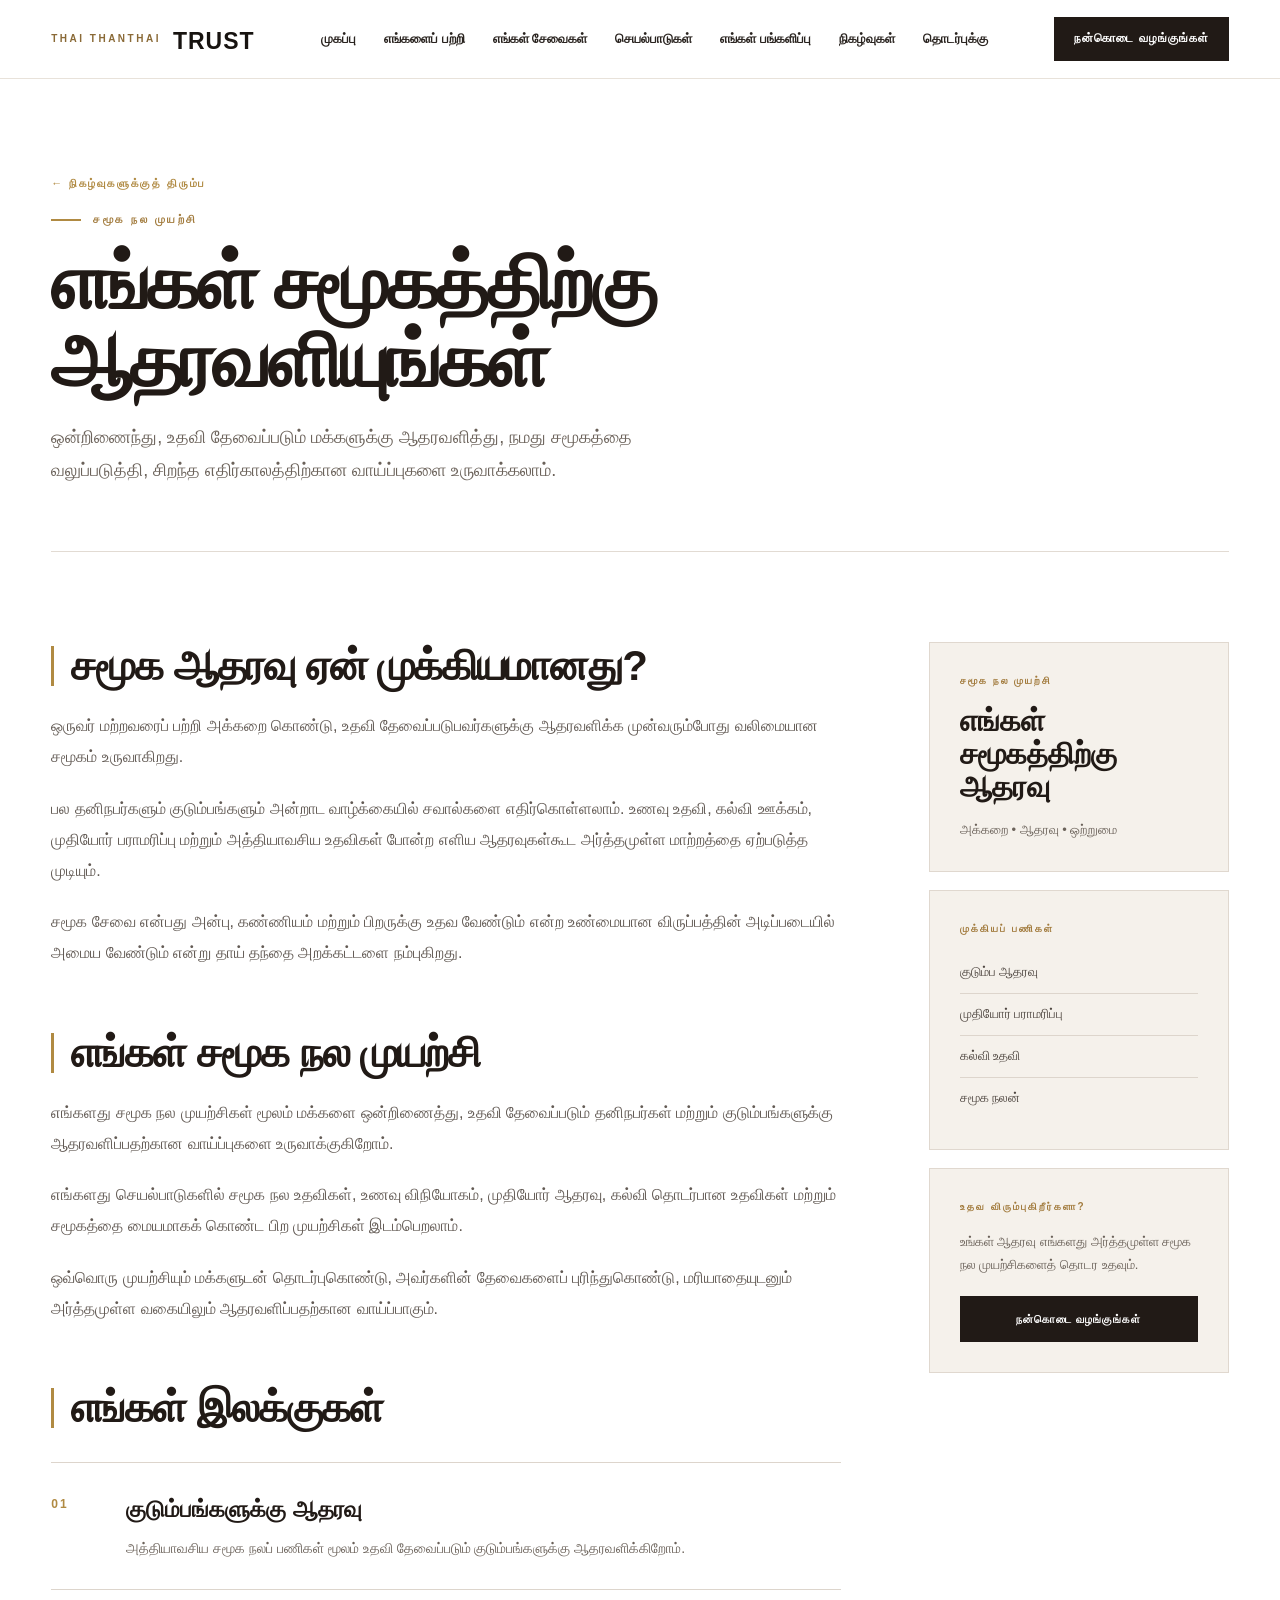
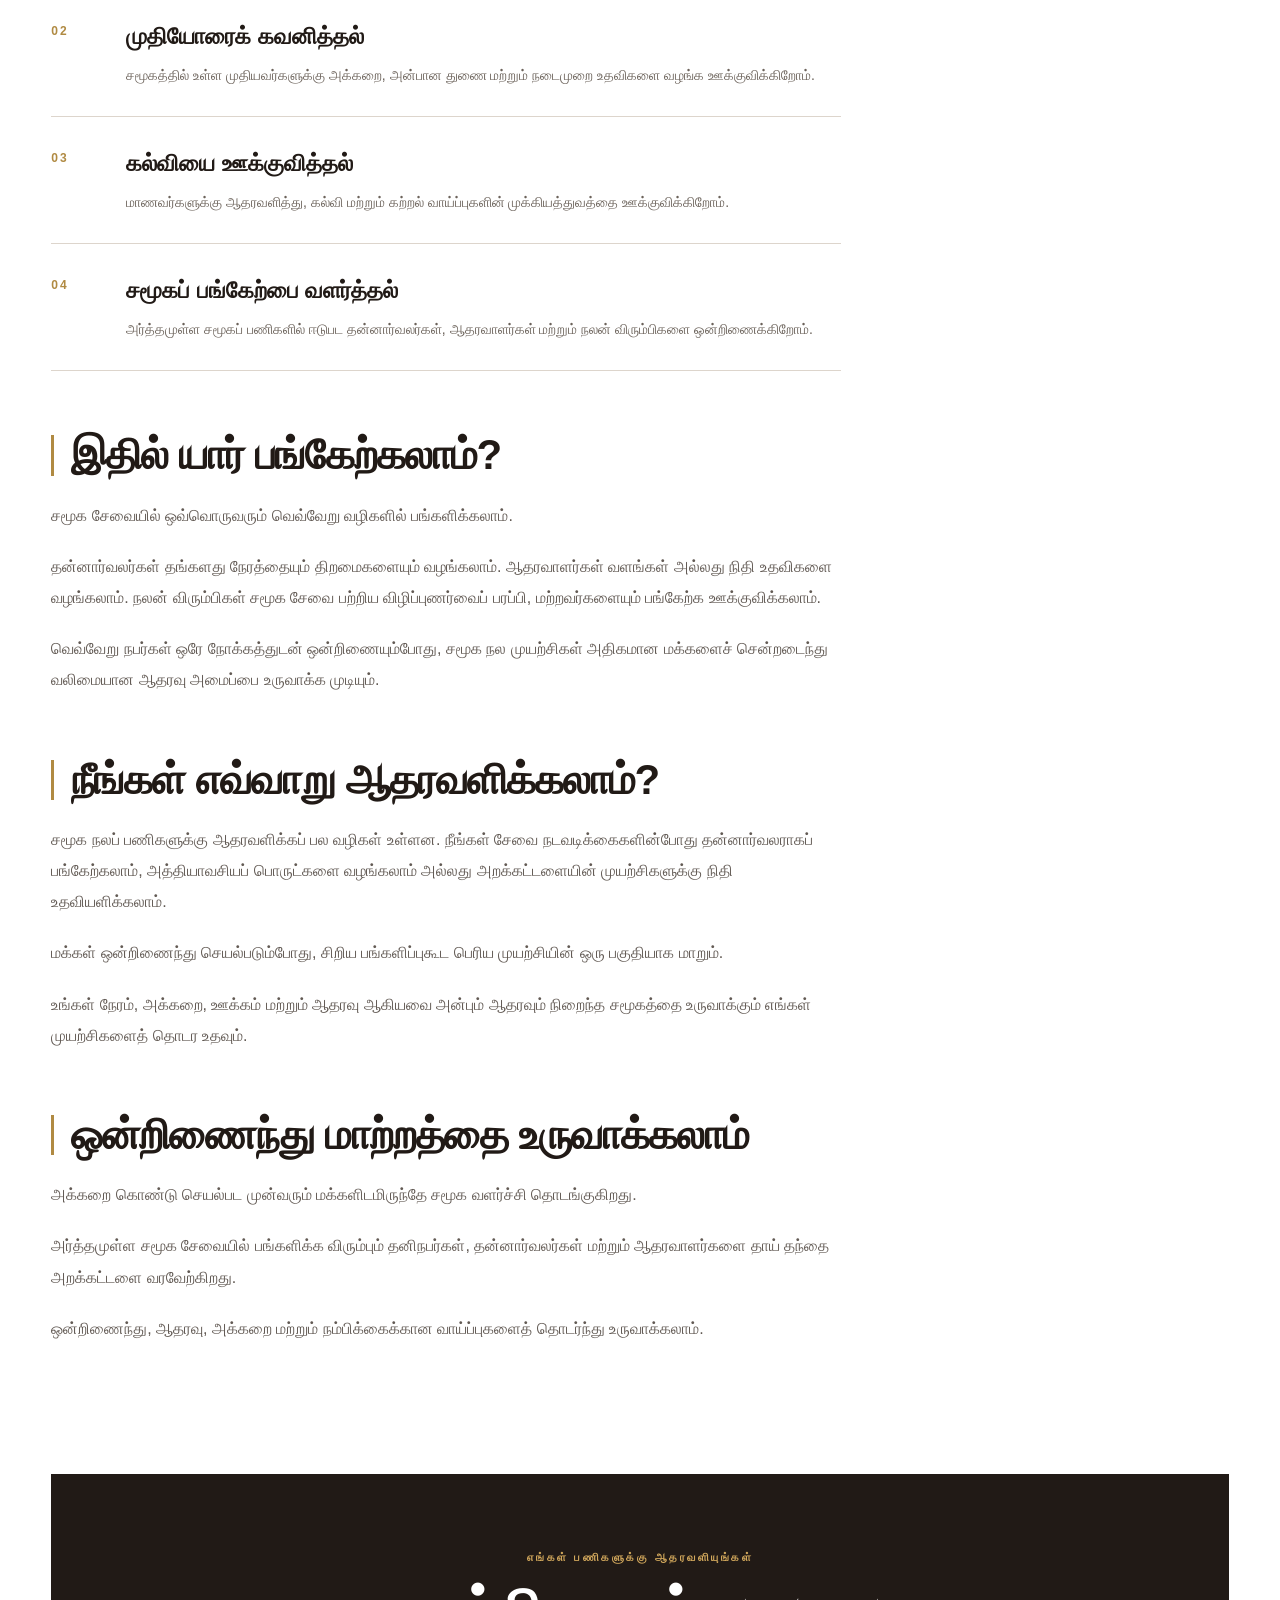
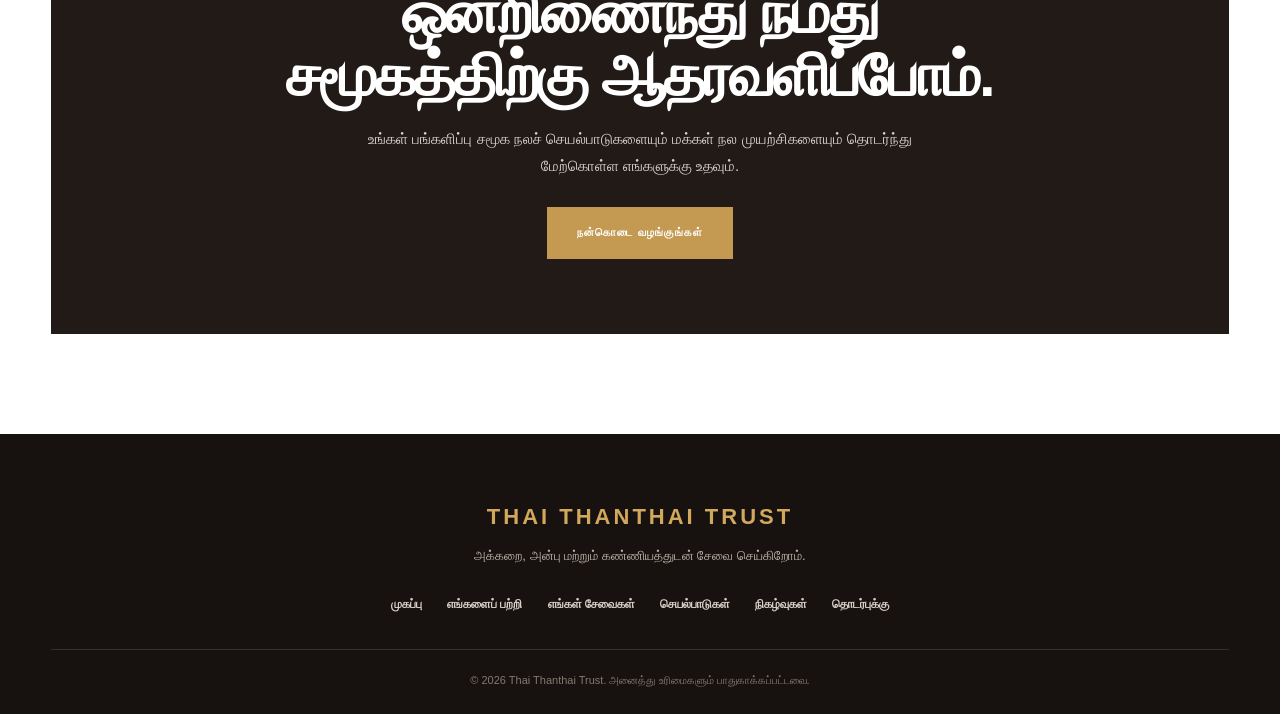
<file: support-community.html>
<!DOCTYPE html>
<html lang="ta">

<head>
    <meta charset="UTF-8">
    <meta name="viewport" content="width=device-width, initial-scale=1.0">

    <title>எங்கள் சமூகத்திற்கு ஆதரவளியுங்கள் | Thai Thanthai Trust</title>

    <link rel="stylesheet" href="style.css">
</head>

<body>

    <!-- HEADER -->

    <header class="site-header">

        <div class="header-container">

            <a href="index.html#home" class="trust-logo">
                <span>THAI THANTHAI</span>
                <strong>TRUST</strong>
            </a>

            <nav class="main-nav">

                <a href="index.html#home">முகப்பு</a>
                <a href="index.html#about">எங்களைப் பற்றி</a>
                <a href="index.html#causes">எங்கள் சேவைகள்</a>
                <a href="index.html#activities">செயல்பாடுகள்</a>
                <a href="index.html#impact">எங்கள் பங்களிப்பு</a>
                <a href="index.html#events">நிகழ்வுகள்</a>
                <a href="index.html#contact">தொடர்புக்கு</a>

            </nav>

            <a href="#donate" class="header-donate">
                நன்கொடை வழங்குங்கள்
            </a>

        </div>

    </header>


    <!-- PROGRAM DETAIL PAGE -->

    <main class="program-page">

        <div class="container">

            <!-- PAGE HEADING -->

            <section class="program-heading">

                <a href="index.html#events" class="back-events">
                    ← நிகழ்வுகளுக்குத் திரும்ப
                </a>

                <p class="section-label">
                    சமூக நல முயற்சி
                </p>

                <h1>
                    எங்கள் சமூகத்திற்கு ஆதரவளியுங்கள்
                </h1>

                <p class="program-intro">
                    ஒன்றிணைந்து, உதவி தேவைப்படும் மக்களுக்கு ஆதரவளித்து,
                    நமது சமூகத்தை வலுப்படுத்தி, சிறந்த எதிர்காலத்திற்கான
                    வாய்ப்புகளை உருவாக்கலாம்.
                </p>

            </section>


            <!-- MAIN CONTENT -->

            <section class="program-content">

                <div class="program-main">

                    <h2>
                        சமூக ஆதரவு ஏன் முக்கியமானது?
                    </h2>

                    <p>
                        ஒருவர் மற்றவரைப் பற்றி அக்கறை கொண்டு,
                        உதவி தேவைப்படுபவர்களுக்கு ஆதரவளிக்க முன்வரும்போது
                        வலிமையான சமூகம் உருவாகிறது.
                    </p>

                    <p>
                        பல தனிநபர்களும் குடும்பங்களும் அன்றாட வாழ்க்கையில்
                        சவால்களை எதிர்கொள்ளலாம். உணவு உதவி, கல்வி ஊக்கம்,
                        முதியோர் பராமரிப்பு மற்றும் அத்தியாவசிய உதவிகள்
                        போன்ற எளிய ஆதரவுகள்கூட அர்த்தமுள்ள மாற்றத்தை
                        ஏற்படுத்த முடியும்.
                    </p>

                    <p>
                        சமூக சேவை என்பது அன்பு, கண்ணியம் மற்றும்
                        பிறருக்கு உதவ வேண்டும் என்ற உண்மையான
                        விருப்பத்தின் அடிப்படையில் அமைய வேண்டும்
                        என்று தாய் தந்தை அறக்கட்டளை நம்புகிறது.
                    </p>


                    <h2>
                        எங்கள் சமூக நல முயற்சி
                    </h2>

                    <p>
                        எங்களது சமூக நல முயற்சிகள் மூலம் மக்களை
                        ஒன்றிணைத்து, உதவி தேவைப்படும் தனிநபர்கள்
                        மற்றும் குடும்பங்களுக்கு ஆதரவளிப்பதற்கான
                        வாய்ப்புகளை உருவாக்குகிறோம்.
                    </p>

                    <p>
                        எங்களது செயல்பாடுகளில் சமூக நல உதவிகள்,
                        உணவு விநியோகம், முதியோர் ஆதரவு,
                        கல்வி தொடர்பான உதவிகள் மற்றும் சமூகத்தை
                        மையமாகக் கொண்ட பிற முயற்சிகள் இடம்பெறலாம்.
                    </p>

                    <p>
                        ஒவ்வொரு முயற்சியும் மக்களுடன் தொடர்புகொண்டு,
                        அவர்களின் தேவைகளைப் புரிந்துகொண்டு,
                        மரியாதையுடனும் அர்த்தமுள்ள வகையிலும்
                        ஆதரவளிப்பதற்கான வாய்ப்பாகும்.
                    </p>


                    <h2>
                        எங்கள் இலக்குகள்
                    </h2>


                    <div class="program-list">

                        <div class="program-list-item">

                            <span>01</span>

                            <div>

                                <h3>
                                    குடும்பங்களுக்கு ஆதரவு
                                </h3>

                                <p>
                                    அத்தியாவசிய சமூக நலப் பணிகள் மூலம்
                                    உதவி தேவைப்படும் குடும்பங்களுக்கு
                                    ஆதரவளிக்கிறோம்.
                                </p>

                            </div>

                        </div>


                        <div class="program-list-item">

                            <span>02</span>

                            <div>

                                <h3>
                                    முதியோரைக் கவனித்தல்
                                </h3>

                                <p>
                                    சமூகத்தில் உள்ள முதியவர்களுக்கு
                                    அக்கறை, அன்பான துணை மற்றும்
                                    நடைமுறை உதவிகளை வழங்க ஊக்குவிக்கிறோம்.
                                </p>

                            </div>

                        </div>


                        <div class="program-list-item">

                            <span>03</span>

                            <div>

                                <h3>
                                    கல்வியை ஊக்குவித்தல்
                                </h3>

                                <p>
                                    மாணவர்களுக்கு ஆதரவளித்து,
                                    கல்வி மற்றும் கற்றல் வாய்ப்புகளின்
                                    முக்கியத்துவத்தை ஊக்குவிக்கிறோம்.
                                </p>

                            </div>

                        </div>


                        <div class="program-list-item">

                            <span>04</span>

                            <div>

                                <h3>
                                    சமூகப் பங்கேற்பை வளர்த்தல்
                                </h3>

                                <p>
                                    அர்த்தமுள்ள சமூகப் பணிகளில்
                                    ஈடுபட தன்னார்வலர்கள், ஆதரவாளர்கள்
                                    மற்றும் நலன் விரும்பிகளை ஒன்றிணைக்கிறோம்.
                                </p>

                            </div>

                        </div>

                    </div>


                    <h2>
                        இதில் யார் பங்கேற்கலாம்?
                    </h2>

                    <p>
                        சமூக சேவையில் ஒவ்வொருவரும் வெவ்வேறு
                        வழிகளில் பங்களிக்கலாம்.
                    </p>

                    <p>
                        தன்னார்வலர்கள் தங்களது நேரத்தையும் திறமைகளையும்
                        வழங்கலாம். ஆதரவாளர்கள் வளங்கள் அல்லது நிதி
                        உதவிகளை வழங்கலாம். நலன் விரும்பிகள் சமூக சேவை
                        பற்றிய விழிப்புணர்வைப் பரப்பி, மற்றவர்களையும்
                        பங்கேற்க ஊக்குவிக்கலாம்.
                    </p>

                    <p>
                        வெவ்வேறு நபர்கள் ஒரே நோக்கத்துடன்
                        ஒன்றிணையும்போது, சமூக நல முயற்சிகள்
                        அதிகமான மக்களைச் சென்றடைந்து வலிமையான
                        ஆதரவு அமைப்பை உருவாக்க முடியும்.
                    </p>


                    <h2>
                        நீங்கள் எவ்வாறு ஆதரவளிக்கலாம்?
                    </h2>

                    <p>
                        சமூக நலப் பணிகளுக்கு ஆதரவளிக்கப் பல வழிகள் உள்ளன.
                        நீங்கள் சேவை நடவடிக்கைகளின்போது தன்னார்வலராகப்
                        பங்கேற்கலாம், அத்தியாவசியப் பொருட்களை வழங்கலாம்
                        அல்லது அறக்கட்டளையின் முயற்சிகளுக்கு நிதி
                        உதவியளிக்கலாம்.
                    </p>

                    <p>
                        மக்கள் ஒன்றிணைந்து செயல்படும்போது,
                        சிறிய பங்களிப்புகூட பெரிய முயற்சியின்
                        ஒரு பகுதியாக மாறும்.
                    </p>

                    <p>
                        உங்கள் நேரம், அக்கறை, ஊக்கம் மற்றும் ஆதரவு
                        ஆகியவை அன்பும் ஆதரவும் நிறைந்த சமூகத்தை
                        உருவாக்கும் எங்கள் முயற்சிகளைத் தொடர உதவும்.
                    </p>


                    <h2>
                        ஒன்றிணைந்து மாற்றத்தை உருவாக்கலாம்
                    </h2>

                    <p>
                        அக்கறை கொண்டு செயல்பட முன்வரும் மக்களிடமிருந்தே
                        சமூக வளர்ச்சி தொடங்குகிறது.
                    </p>

                    <p>
                        அர்த்தமுள்ள சமூக சேவையில் பங்களிக்க விரும்பும்
                        தனிநபர்கள், தன்னார்வலர்கள் மற்றும் ஆதரவாளர்களை
                        தாய் தந்தை அறக்கட்டளை வரவேற்கிறது.
                    </p>

                    <p>
                        ஒன்றிணைந்து, ஆதரவு, அக்கறை மற்றும்
                        நம்பிக்கைக்கான வாய்ப்புகளைத் தொடர்ந்து
                        உருவாக்கலாம்.
                    </p>

                </div>


                <!-- SIDEBAR -->

                <aside class="program-sidebar">

                    <div class="program-side-box">

                        <span>
                            சமூக நல முயற்சி
                        </span>

                        <strong>
                            எங்கள்<br>
                            சமூகத்திற்கு ஆதரவு
                        </strong>

                        <p>
                            அக்கறை • ஆதரவு • ஒற்றுமை
                        </p>

                    </div>


                    <div class="program-side-box">

                        <span>
                            முக்கியப் பணிகள்
                        </span>

                        <ul>

                            <li>குடும்ப ஆதரவு</li>
                            <li>முதியோர் பராமரிப்பு</li>
                            <li>கல்வி உதவி</li>
                            <li>சமூக நலன்</li>

                        </ul>

                    </div>


                    <div class="program-side-box">

                        <span>
                            உதவ விரும்புகிறீர்களா?
                        </span>

                        <p>
                            உங்கள் ஆதரவு எங்களது அர்த்தமுள்ள
                            சமூக நல முயற்சிகளைத் தொடர உதவும்.
                        </p>

                        <a
                            href="#donate"
                            class="side-donate-btn"
                        >
                            நன்கொடை வழங்குங்கள்
                        </a>

                    </div>

                </aside>

            </section>


            <!-- FINAL DONATION CTA -->

            <section
                class="program-cta"
                id="donate"
            >

                <p class="section-label">
                    எங்கள் பணிகளுக்கு ஆதரவளியுங்கள்
                </p>

                <h2>
                    ஒன்றிணைந்து நமது சமூகத்திற்கு
                    ஆதரவளிப்போம்.
                </h2>

                <p>
                    உங்கள் பங்களிப்பு சமூக நலச் செயல்பாடுகளையும்
                    மக்கள் நல முயற்சிகளையும் தொடர்ந்து மேற்கொள்ள
                    எங்களுக்கு உதவும்.
                </p>

                <button
                    type="button"
                    class="program-donate-btn"
                    onclick="openDonation()"
                >
                    நன்கொடை வழங்குங்கள்
                </button>

            </section>

        </div>

    </main>


    <!-- DONATION POPUP -->

    <div class="donation-modal" id="donationModal">

        <div class="donation-box">

            <button
                type="button"
                class="donation-close"
                onclick="closeDonation()"
            >
                ×
            </button>

            <p class="section-label">
                தாய் தந்தை அறக்கட்டளைக்கு ஆதரவளியுங்கள்
            </p>

            <h2>
                நன்கொடை வழங்குங்கள்
            </h2>

            <p>
                எங்களது சமூக நல முயற்சிகளுக்கு ஆதரவளிப்பதற்கு நன்றி.
            </p>

            <div class="payment-details">

                <span>கணக்கு வைத்திருப்பவரின் பெயர்</span>
                <strong>founder Baulraj</strong>

                <span>வங்கிக் கணக்கு எண்</span>
                <strong>123456789012</strong>

                <span>IFSC குறியீடு</span>
                <strong>SBIN0000000</strong>

                <span>வங்கியின் பெயர்</span>
                <strong>Sample Bank</strong>

            </div>

            <p class="payment-note">
                நன்கொடை வழங்க, மேலே உள்ள வங்கிக் கணக்கு விவரங்களைப்
                பயன்படுத்தி உங்கள் வங்கி செயலி மூலமாகவோ அல்லது
                வங்கிக்குச் சென்றோ பணத்தை அனுப்பலாம்.

                பணம் அனுப்புவதற்கு முன்பு கணக்கு வைத்திருப்பவரின்
                பெயர், கணக்கு எண் மற்றும் IFSC குறியீடு ஆகியவற்றைச்
                சரிபார்க்கவும்.

                தாய் தந்தை அறக்கட்டளைக்கு ஆதரவளிப்பதற்கு நன்றி.
            </p>

        </div>

    </div>


    <!-- FOOTER -->

    <footer class="footer">

        <div class="container">

            <div class="footer-logo">
                THAI THANTHAI TRUST
            </div>

            <p>
                அக்கறை, அன்பு மற்றும் கண்ணியத்துடன் சேவை செய்கிறோம்.
            </p>

            <div class="footer-links">

                <a href="index.html#home">முகப்பு</a>
                <a href="index.html#about">எங்களைப் பற்றி</a>
                <a href="index.html#causes">எங்கள் சேவைகள்</a>
                <a href="index.html#activities">செயல்பாடுகள்</a>
                <a href="index.html#events">நிகழ்வுகள்</a>
                <a href="index.html#contact">தொடர்புக்கு</a>

            </div>

            <p class="copyright">
                © 2026 Thai Thanthai Trust. அனைத்து உரிமைகளும் பாதுகாக்கப்பட்டவை.
            </p>

        </div>

    </footer>


    <!-- DONATION SCRIPT -->

    <script>

        function openDonation() {
            const modal = document.getElementById("donationModal");

            if (modal) {
                modal.classList.add("active");
            } else {
                alert("Donation popup not found!");
            }
        }


        function closeDonation() {
            const modal = document.getElementById("donationModal");

            if (modal) {
                modal.classList.remove("active");
            }
        }


        const donationModal = document.getElementById("donationModal");

        if (donationModal) {
            donationModal.addEventListener("click", function (event) {
                if (event.target === this) {
                    closeDonation();
                }
            });
        }

    </script>

</body>

</html>
</file>
<file: style.css>
/* =========================================
   THAI THANTHAI TRUST
   CLEAN BASE + HEADER
========================================= */

* {
    margin: 0;
    padding: 0;
    box-sizing: border-box;
}

html {
    scroll-behavior: smooth;
}

body {
    font-family: Arial, Helvetica, sans-serif;
    background: #ffffff;
    color: #211a16;
    line-height: 1.6;
}

img {
    display: block;
    max-width: 100%;
}

a {
    color: inherit;
    text-decoration: none;
}

.container {
    width: min(1200px, 92%);
    margin: 0 auto;
}


/* =========================================
   HEADER
========================================= */

.site-header {
    position: sticky;
    top: 0;
    z-index: 1000;
    width: 100%;
    background: rgba(255, 255, 255, 0.96);
    border-bottom: 1px solid #e8e2da;
    backdrop-filter: blur(10px);
}

.header-container {
    width: min(1200px, 92%);
    min-height: 78px;
    margin: 0 auto;

    display: flex;
    align-items: center;
    justify-content: space-between;

    gap: 30px;
}


/* LOGO */

.trust-logo {
    display: flex;
    flex-direction: column;
    line-height: 1;
    min-width: 170px;
}

.trust-logo span {
    color: #8a6a37;
    font-size: 10px;
    font-weight: 700;
    letter-spacing: 2.5px;
}

.trust-logo strong {
    margin-top: 5px;
    color: #171310;
    font-size: 23px;
    font-weight: 800;
    letter-spacing: 1px;
}


/* NAVIGATION */

.main-nav {
    display: flex;
    align-items: center;
    gap: 28px;
}

.main-nav a {
    position: relative;

    padding: 8px 0;

    color: #29231f;
    font-size: 13px;
    font-weight: 600;
}

.main-nav a::after {
    content: "";

    position: absolute;
    left: 0;
    bottom: 0;

    width: 0;
    height: 2px;

    background: #b08a42;

    transition: width 0.25s ease;
}

.main-nav a:hover {
    color: #8a6a37;
}

.main-nav a:hover::after {
    width: 100%;
}


/* DONATE BUTTON */

.header-donate {
    display: inline-flex;
    align-items: center;
    justify-content: center;

    min-width: 125px;
    height: 44px;

    padding: 0 20px;

    background: #211a16;
    color: #ffffff;

    font-size: 12px;
    font-weight: 700;
    letter-spacing: 1px;

    transition: 0.25s ease;
}

.header-donate:hover {
    background: #b08a42;
    transform: translateY(-2px);
}


/* =========================================
   HEADER — TABLET
========================================= */

@media (max-width: 950px) {

    .header-container {
        gap: 15px;
    }

    .main-nav {
        gap: 17px;
    }

    .main-nav a {
        font-size: 12px;
    }

    .trust-logo {
        min-width: 145px;
    }

    .trust-logo strong {
        font-size: 19px;
    }

    .header-donate {
        min-width: 105px;
        padding: 0 14px;
    }
}


/* =========================================
   HEADER — MOBILE
========================================= */

.menu-toggle{
    display:none;
    background:none;
    border:none;
    cursor:pointer;
    padding:6px;
}

.menu-toggle span{
    display:block;
    width:26px;
    height:3px;
    background:#211a16;
    margin:5px 0;
    border-radius:3px;
    transition:.3s;
}

@media (max-width:700px){

    .site-header{
        padding:12px 0;
    }

    .header-container{
        width:92%;
        display:flex;
        align-items:center;
        justify-content:space-between;
        min-height:60px;
    }

    .menu-toggle{
        display:block;
        order:2;
    }

    .trust-logo{
        order:1;
    }

    .header-donate{
        display:none;
    }

    .main-nav{
        position:absolute;
        top:100%;
        left:0;
        width:100%;
        background:#ffffff;
        border-top:1px solid #e8e2da;
        display:none;
        flex-direction:column;
        align-items:flex-start;
        padding:15px 20px;
        gap:18px;
        box-shadow:0 10px 30px rgba(0,0,0,.08);
    }

    .main-nav.active{
        display:flex;
    }

    .main-nav a{
        width:100%;
        font-size:15px;
        padding:8px 0;
        border-bottom:1px solid #f1ece4;
    }

    .main-nav a:last-child{
        border-bottom:none;
    }

    /* X Animation */

    .menu-toggle.active span:nth-child(1){
        transform:translateY(8px) rotate(45deg);
    }

    .menu-toggle.active span:nth-child(2){
        opacity:0;
    }

    .menu-toggle.active span:nth-child(3){
        transform:translateY(-8px) rotate(-45deg);
    }
}
/* =========================================
   HERO SECTION
========================================= */

.hero {
    position: relative;
    min-height: calc(100vh - 78px);
    overflow: hidden;

    display: flex;
    align-items: center;
}

.hero-image {
    position: absolute;
    inset: 0;
    z-index: 0;
}

.hero-image img {
    width: 100%;
    height: 100%;
    object-fit: cover;
    object-position: center;
}



.hero-content {
    position: relative;
    z-index: 2;

    width: min(1200px, 92%);
    margin: 0 auto;

    padding: 90px 0 150px;

    color: #ffffff;
}

.hero-tag {
    display: inline-block;

    margin-bottom: 22px;
    padding: 8px 14px;

    border-left: 3px solid #c49a52;

    background: rgba(255, 255, 255, 0.08);

    color: #e5c47e;

    font-size: 11px;
    font-weight: 700;
    letter-spacing: 2px;
}


.hero h1 {
    max-width: 760px;
    font-size: clamp(40px, 6vw, 82px);
    font-weight: 700;
    line-height: 1.35;
    letter-spacing: 0;
}

.hero h1 span {
    display: block;
    color: #d2a85c;
}

@media (max-width: 700px) {
    .hero h1 {
        font-size: clamp(34px, 9vw, 42px);
        line-height: 1.4;
        letter-spacing: 0;
        overflow-wrap: break-word;
    }

    .hero-description {
        font-size: 15px;
        line-height: 1.9;
    }
}


.hero h1 span {
    display: block;
    color: #d2a85c;
}

.hero h2 {
    margin-top: 28px;

    font-size: 15px;
    font-weight: 700;
    letter-spacing: 4px;
}

.hero-tamil {
    margin-top: 12px;

    color: #e9dfd2;

    font-size: 18px;
    line-height: 1.7;
}

.hero-description {
    max-width: 540px;

    margin-top: 20px;

    color: #eee7df;

    font-size: 16px;
    line-height: 1.8;
}

.hero-buttons {
    display: flex;
    align-items: center;
    gap: 14px;

    margin-top: 32px;
}

.hero-btn {
    display: inline-flex;
    align-items: center;
    justify-content: center;

    min-height: 48px;
    padding: 0 24px;

    font-size: 12px;
    font-weight: 700;
    letter-spacing: 1px;

    transition: 0.25s ease;
}

.primary-btn {
    background: #c49a52;
    color: #ffffff;
}

.primary-btn:hover {
    background: #ffffff;
    color: #211a16;
    transform: translateY(-2px);
}

.secondary-btn {
    border: 1px solid rgba(255, 255, 255, 0.55);
    color: #ffffff;
    background: rgba(255, 255, 255, 0.05);
}

.secondary-btn:hover {
    background: #ffffff;
    color: #211a16;
    transform: translateY(-2px);
}


/* =========================================
   HERO BOTTOM FEATURES
========================================= */

.hero-bottom {
    position: absolute;
    z-index: 3;

    right: 4%;
    bottom: 32px;

    display: flex;
    gap: 10px;
}

.hero-mini-card {
    min-width: 155px;

    padding: 16px 18px;

    background: rgba(255, 255, 255, 0.10);
    border: 1px solid rgba(255, 255, 255, 0.22);

    backdrop-filter: blur(8px);

    color: #ffffff;
}

.hero-mini-card span {
    display: block;

    margin-bottom: 5px;

    color: #d2a85c;

    font-size: 11px;
    font-weight: 700;
    letter-spacing: 2px;
}

.hero-mini-card p {
    font-size: 12px;
    font-weight: 600;
}


/* =========================================
   HERO MOBILE
========================================= */

@media (max-width: 800px) {

    .hero {
        min-height: calc(100vh - 135px);
    }

    .hero-content {
        padding: 70px 0 180px;
    }

    .hero h1 {
        font-size: clamp(42px, 12vw, 62px);
        letter-spacing: -1.5px;
    }

    .hero h2 {
        font-size: 12px;
        letter-spacing: 2.5px;
    }

    .hero-tamil {
        font-size: 16px;
    }

    .hero-description {
        font-size: 14px;
    }

    .hero-bottom {
        left: 4%;
        right: 4%;
        bottom: 20px;

        overflow-x: auto;

        gap: 8px;
    }

    .hero-mini-card {
        min-width: 145px;
    }
}


@media (max-width: 520px) {

    

    .hero-content {
        padding-top: 55px;
    }

    .hero-tag {
        font-size: 9px;
        letter-spacing: 1.3px;
    }

   
.hero h1 {
    font-size: clamp(30px, 9vw, 38px);
    line-height: 1.5;
    letter-spacing: 0;
    overflow-wrap: break-word;
}


    .hero-buttons {
        flex-direction: column;
        align-items: stretch;
        max-width: 230px;
    }

    .hero-btn {
        width: 100%;
    }

    .hero-bottom {
        bottom: 12px;
    }

    .hero-mini-card {
        min-width: 135px;
        padding: 12px 14px;
    }
}
/* =========================================
   ABOUT SECTION
========================================= */

.about {
    padding: 110px 0;
    background: #ffffff;
}

.about-wrapper {
    display: grid;
    grid-template-columns: 1fr 1fr;
    align-items: center;
    gap: 80px;
}


/* IMAGE */

.about-image {
    position: relative;
    overflow: hidden;
}

.about-image::before {
    content: "";

    position: absolute;
    left: -14px;
    bottom: -14px;

    width: 90px;
    height: 90px;

    border-left: 2px solid #b08a42;
    border-bottom: 2px solid #b08a42;

    z-index: 0;
}

.about-image img {
    position: relative;
    z-index: 1;

    width: 100%;
    height: 520px;

    object-fit: cover;
}


/* CONTENT */

.about-content {
    max-width: 540px;
}

.section-label {
    margin-bottom: 14px;

    color: #a27b3d;

    font-size: 11px;
    font-weight: 700;
    letter-spacing: 2.5px;
}

.about-content h2 {
    margin-bottom: 14px;

    color: #211a16;

    font-size: clamp(34px, 4vw, 52px);
    font-weight: 700;
    line-height: 1.05;
    letter-spacing: -1px;
}

.about-content h3 {
    margin-bottom: 24px;

    color: #8a6a37;

    font-size: 18px;
    font-weight: 500;
    line-height: 1.7;
}

.about-content p {
    margin-bottom: 18px;

    color: #625a54;

    font-size: 15px;
    line-height: 1.9;
}


/* =========================================
   ABOUT MOBILE
========================================= */

@media (max-width: 800px) {

    .about {
        padding: 75px 0;
    }

    .about-wrapper {
        grid-template-columns: 1fr;
        gap: 45px;
    }

    .about-image img {
        height: 420px;
    }

    .about-content {
        max-width: 100%;
    }

    .about-content h2 {
        font-size: 38px;
    }
}


@media (max-width: 520px) {

    .about {
        padding: 60px 0;
    }

    .about-image img {
        height: 340px;
    }

    .about-content h2 {
        font-size: 34px;
    }

    .about-content h3 {
        font-size: 16px;
    }

    .about-content p {
        font-size: 14px;
    }
}
/* =========================================
   CAUSES SECTION
========================================= */

.causes {
    padding: 115px 0;
    background: #f5f1eb;
}

.causes .container {
    width: min(1200px, 92%);
}


/* HEADING */

.causes-heading {
    max-width: 700px;
    margin-bottom: 60px;
}

.causes-heading h2 {
    margin-bottom: 18px;

    color: #211a16;

    font-size: clamp(38px, 5vw, 64px);
    line-height: 1;
    letter-spacing: -2px;
}

.causes-heading h2 span {
    color: #a27b3d;
}

.causes-heading > p:last-child {
    max-width: 600px;

    color: #6b625a;

    font-size: 15px;
    line-height: 1.8;
}


/* GRID */

.causes-grid {
    display: grid;

    grid-template-columns: 1.25fr 0.9fr 0.9fr;
    grid-template-rows: auto auto;

    gap: 18px;
}


/* CARD */

.cause-card {
    position: relative;

    min-height: 250px;

    padding: 32px;

    background: #ffffff;

    border: 1px solid #e5ddd3;

    transition: 0.3s ease;

    overflow: hidden;
}

.cause-card:hover {
    transform: translateY(-5px);

    border-color: #b08a42;

    box-shadow: 0 18px 40px rgba(40, 30, 20, 0.08);
}


/* FIRST CARD — LARGE */

.cause-card:first-child {
    grid-row: span 2;

    min-height: 518px;

    display: flex;
    flex-direction: column;
    justify-content: flex-end;

    background:
        linear-gradient(
            180deg,
            rgba(35, 25, 18, 0.02),
            rgba(35, 25, 18, 0.08)
        ),
        #ffffff;
}


/* NUMBER */

.cause-icon {
    position: absolute;

    top: 28px;
    right: 30px;

    color: #b08a42;

    font-size: 12px;
    font-weight: 700;
    letter-spacing: 2px;
}


/* CARD TITLE */

.cause-card h3 {
    max-width: 340px;

    margin-bottom: 12px;

    color: #211a16;

    font-size: 24px;
    line-height: 1.2;
}

.cause-card:first-child h3 {
    font-size: 34px;
}


/* CARD TEXT */

.cause-card p {
    max-width: 390px;

    color: #6b625a;

    font-size: 14px;
    line-height: 1.8;
}


/* GOLD LINE */

.cause-card::after {
    content: "";

    position: absolute;

    left: 32px;
    bottom: 28px;

    width: 32px;
    height: 2px;

    background: #b08a42;

    transition: width 0.3s ease;
}

.cause-card:hover::after {
    width: 65px;
}


/* =========================================
   CAUSES TABLET
========================================= */

@media (max-width: 850px) {

    .causes {
        padding: 85px 0;
    }

    .causes-grid {
        grid-template-columns: 1fr 1fr;
        grid-template-rows: auto;
    }

    .cause-card:first-child {
        grid-row: auto;
        min-height: 300px;
    }

    .cause-card {
        min-height: 230px;
    }
}


/* =========================================
   CAUSES MOBILE
========================================= */

@media (max-width: 600px) {

    .causes {
        padding: 70px 0;
    }

    .causes-heading {
        margin-bottom: 40px;
    }

    .causes-heading h2 {
        font-size: 42px;
    }

    .causes-grid {
        grid-template-columns: 1fr;
        gap: 14px;
    }

    .cause-card,
    .cause-card:first-child {
        min-height: 220px;
    }

    .cause-card:first-child h3 {
        font-size: 28px;
    }

    .cause-card h3 {
        font-size: 22px;
    }

    .cause-card p {
        font-size: 14px;
    }
}
/* =========================================
   ACTIVITIES SECTION
========================================= */

.activities {
    padding: 115px 0;
    background: #ffffff;
}

.activities .container {
    width: min(1200px, 92%);
}


/* HEADING */

.activities .section-heading {
    max-width: 700px;
    margin-bottom: 65px;
}

.activities .section-heading h2 {
    margin-bottom: 18px;

    color: #211a16;

    font-size: clamp(38px, 5vw, 64px);
    line-height: 1;
    letter-spacing: -2px;
}

.activities .section-heading h2 span {
    color: #a27b3d;
}

.activities .section-heading > p:last-child {
    max-width: 600px;

    color: #6b625a;

    font-size: 15px;
    line-height: 1.8;
}


/* =========================================
   ACTIVITY CARD
========================================= */

.activity-card {
    display: grid;
    grid-template-columns: 45% 55%;
    align-items: stretch;

    min-height: 300px;

    margin-bottom: 22px;

    background: #f5f1eb;
}


/* IMAGE */

.activity-image {
    min-height: 300px;

    background-size: cover;
    background-position: center;
}


/* DIFFERENT IMAGE FOR EACH ACTIVITY */

.activity-card:nth-child(1) .activity-image {
    background-image: url("food.jpg");
}

.activity-card:nth-child(2) .activity-image {
    background-image: url("elderly.jpg");
}

.activity-card:nth-child(3) .activity-image {
    background-image: url("community.jpg");
}


/* CONTENT */

.activity-content {
    display: flex;
    flex-direction: column;
    justify-content: center;

    padding: 45px 55px;
}

.activity-content h3 {
    margin-bottom: 15px;

    color: #211a16;

    font-size: 28px;
    line-height: 1.2;
}

.activity-content p {
    max-width: 480px;

    color: #6b625a;

    font-size: 15px;
    line-height: 1.9;
}


/* GOLD LINE */

.activity-content::before {
    content: "";

    width: 38px;
    height: 2px;

    margin-bottom: 22px;

    background: #b08a42;
}


/* =========================================
   ALTERNATING LAYOUT
========================================= */

.activity-card:nth-child(2) {
    grid-template-columns: 55% 45%;
}

.activity-card:nth-child(2) .activity-image {
    order: 2;
}

.activity-card:nth-child(2) .activity-content {
    order: 1;
}

.activity-card:nth-child(3) {
    grid-template-columns: 45% 55%;
}


/* =========================================
   HOVER
========================================= */

.activity-card {
    overflow: hidden;
}

.activity-image {
    transition: transform 0.5s ease;
}

.activity-card:hover .activity-image {
    transform: scale(1.04);
}


/* =========================================
   TABLET
========================================= */

@media (max-width: 800px) {

    .activities {
        padding: 85px 0;
    }

    .activities .section-heading {
        margin-bottom: 45px;
    }

    .activity-card,
    .activity-card:nth-child(2),
    .activity-card:nth-child(3) {
        grid-template-columns: 1fr;
    }

    .activity-card:nth-child(2) .activity-image,
    .activity-card:nth-child(2) .activity-content {
        order: initial;
    }

    .activity-image {
        min-height: 280px;
    }

    .activity-content {
        padding: 38px;
    }
}


/* =========================================
   MOBILE
========================================= */

@media (max-width: 520px) {

    .activities {
        padding: 65px 0;
    }

    .activity-card {
        margin-bottom: 16px;
    }

    .activity-image {
        min-height: 230px;
    }

    .activity-content {
        padding: 30px 24px;
    }

    .activity-content h3 {
        font-size: 24px;
    }

    .activity-content p {
        font-size: 14px;
    }
}
/* =========================================
   IMPACT SECTION
========================================= */

.impact {
    padding: 110px 0;
    background: #211a16;
    color: #ffffff;
}

.impact .container {
    width: min(1200px, 92%);
}


/* HEADING */

.impact .section-heading {
    max-width: 720px;
    margin-bottom: 65px;
}

.impact .section-label {
    color: #d2a85c;
}

.impact .section-heading h2 {
    color: #ffffff;

    font-size: clamp(38px, 5vw, 64px);
    line-height: 1;
    letter-spacing: -2px;
}

.impact .section-heading h2 span {
    color: #d2a85c;
}


/* =========================================
   IMPACT NUMBERS
========================================= */

.impact-grid {
    display: grid;
    grid-template-columns: repeat(4, 1fr);

    border-top: 1px solid rgba(255, 255, 255, 0.18);
    border-bottom: 1px solid rgba(255, 255, 255, 0.18);
}

.impact-item {
    min-height: 220px;

    padding: 40px 28px;

    display: flex;
    flex-direction: column;
    justify-content: center;

    border-right: 1px solid rgba(255, 255, 255, 0.18);
}

.impact-item:last-child {
    border-right: none;
}


/* NUMBER */

.impact-item strong {
    display: block;

    margin-bottom: 12px;

    color: #d2a85c;

    font-size: clamp(48px, 5vw, 72px);
    font-weight: 700;
    line-height: 1;
    letter-spacing: -2px;
}


/* LABEL */

.impact-item span {
    color: #d9d0c7;

    font-size: 13px;
    font-weight: 600;
    letter-spacing: 0.5px;
}


/* =========================================
   IMPACT HOVER
========================================= */

.impact-item {
    transition: background 0.3s ease;
}

.impact-item:hover {
    background: rgba(255, 255, 255, 0.04);
}


/* =========================================
   TABLET
========================================= */

@media (max-width: 800px) {

    .impact {
        padding: 85px 0;
    }

    .impact-grid {
        grid-template-columns: 1fr 1fr;
    }

    .impact-item:nth-child(2) {
        border-right: none;
    }

    .impact-item:nth-child(-n + 2) {
        border-bottom: 1px solid rgba(255, 255, 255, 0.18);
    }

    .impact-item {
        min-height: 190px;
    }
}


/* =========================================
   MOBILE
========================================= */

@media (max-width: 520px) {

    .impact {
        padding: 70px 0;
    }

    .impact .section-heading {
        margin-bottom: 45px;
    }

    .impact-grid {
        grid-template-columns: 1fr;
    }

    .impact-item,
    .impact-item:nth-child(2) {
        min-height: 150px;

        border-right: none;
        border-bottom: 1px solid rgba(255, 255, 255, 0.18);
    }

    .impact-item:last-child {
        border-bottom: none;
    }

    .impact-item strong {
        font-size: 52px;
    }
}
/* =========================================
   EVENTS SECTION
========================================= */

.events {
    padding: 110px 0;
    background: #f7f4ef;
}

.events .container {
    width: min(1200px, 92%);
}


/* HEADING */

.events .section-heading {
    max-width: 700px;
    margin-bottom: 60px;
}

.events .section-heading h2 {
    margin-bottom: 18px;

    color: #211a16;

    font-size: clamp(38px, 5vw, 62px);
    line-height: 1;
    letter-spacing: -2px;
}

.events .section-heading h2 span {
    color: #a27b3d;
}

.events .section-heading > p:last-child {
    max-width: 580px;

    color: #6b625a;

    font-size: 15px;
    line-height: 1.8;
}


/* =========================================
   EVENTS GRID
========================================= */

.events-grid {
    display: grid;
    grid-template-columns: 1.45fr 0.85fr;
    gap: 20px;
}


/* EVENT CARD */

.event-card {
    position: relative;

    min-height: 320px;

    padding: 42px;

    display: flex;
    flex-direction: column;
    justify-content: flex-end;

    background: #ffffff;

    border: 1px solid #e4ddd4;

    overflow: hidden;

    transition: 0.3s ease;
}

.event-card:hover {
    transform: translateY(-5px);

    box-shadow: 0 20px 45px rgba(40, 30, 20, 0.08);

    border-color: #b08a42;
}


/* FEATURED CARD */

.event-card:first-child {
    min-height: 420px;

    background:
        linear-gradient(
            180deg,
            rgba(33, 26, 22, 0.02),
            rgba(33, 26, 22, 0.08)
        ),
        #ffffff;
}

.event-card:first-child h3 {
    max-width: 600px;

    font-size: 36px;
}


/* EVENT LABEL */

.event-card > span {
    position: absolute;

    top: 30px;
    left: 32px;

    color: #a27b3d;

    font-size: 10px;
    font-weight: 700;
    letter-spacing: 2px;
}


/* TITLE */

.event-card h3 {
    margin-bottom: 14px;

    color: #211a16;

    font-size: 25px;
    line-height: 1.25;
}


/* DESCRIPTION */

.event-card p {
    max-width: 520px;

    margin-bottom: 22px;

    color: #6b625a;

    font-size: 14px;
    line-height: 1.8;
}


/* LINK */

.event-card a {
    display: inline-flex;
    align-items: center;

    width: fit-content;

    color: #211a16;

    font-size: 12px;
    font-weight: 700;
    letter-spacing: 1px;

    transition: 0.25s ease;
}

.event-card a:hover {
    color: #a27b3d;
    transform: translateX(5px);
}


/* GOLD DETAIL */

.event-card::after {
    content: "";

    position: absolute;

    left: 0;
    bottom: 0;

    width: 100%;
    height: 3px;

    background: #b08a42;

    transform: scaleX(0);
    transform-origin: left;

    transition: transform 0.35s ease;
}

.event-card:hover::after {
    transform: scaleX(1);
}


/* =========================================
   TABLET
========================================= */

@media (max-width: 800px) {

    .events {
        padding: 85px 0;
    }

    .events-grid {
        grid-template-columns: 1fr;
    }

    .event-card,
    .event-card:first-child {
        min-height: 300px;
    }

    .event-card:first-child h3 {
        font-size: 30px;
    }
}


/* =========================================
   MOBILE
========================================= */

@media (max-width: 520px) {

    .events {
        padding: 65px 0;
    }

    .events .section-heading {
        margin-bottom: 40px;
    }

    .event-card,
    .event-card:first-child {
        min-height: 280px;
        padding: 30px 25px;
    }

    .event-card:first-child h3 {
        font-size: 27px;
    }

    .event-card h3 {
        font-size: 22px;
    }

    .event-card p {
        font-size: 14px;
    }

    .event-card > span {
        top: 24px;
        left: 25px;
    }
}
/* =========================================
   DONATE SECTION
========================================= */

.donate {
    position: relative;

    min-height: 500px;

    display: flex;
    align-items: center;

    overflow: hidden;

    background:
        linear-gradient(
            90deg,
            rgba(28, 20, 15, 0.88),
            rgba(28, 20, 15, 0.55)
        ),
        url("donate.jpg") center / cover no-repeat;
}

.donate-content {
    position: relative;
    z-index: 2;

    padding: 90px 0;

    color: #ffffff;
}


/* LABEL */

.donate .section-label {
    color: #d2a85c;
}


/* HEADING */

.donate h2 {
    max-width: 720px;

    margin-bottom: 20px;

    color: #ffffff;

    font-size: clamp(42px, 5.5vw, 70px);
    line-height: 1;
    letter-spacing: -2px;
}


/* DESCRIPTION */

.donate p:not(.section-label) {
    max-width: 570px;

    margin-bottom: 32px;

    color: #e8dfd7;

    font-size: 16px;
    line-height: 1.8;
}


/* BUTTON */

.donate .btn-primary {
    display: inline-flex;
    align-items: center;
    justify-content: center;

    min-height: 50px;

    padding: 0 28px;

    background: #c49a52;
    color: #ffffff;

    font-size: 12px;
    font-weight: 700;
    letter-spacing: 1px;

    transition: 0.25s ease;
}

.donate .btn-primary:hover {
    background: #ffffff;
    color: #211a16;

    transform: translateY(-3px);
}


/* GOLD DETAIL */

.donate::after {
    content: "";

    position: absolute;

    right: 8%;
    bottom: 0;

    width: 180px;
    height: 180px;

    border-top: 1px solid rgba(210, 168, 92, 0.45);
    border-right: 1px solid rgba(210, 168, 92, 0.45);
}


/* =========================================
   DONATE MOBILE
========================================= */

@media (max-width: 700px) {

    .donate {
        min-height: 460px;

        background:
            linear-gradient(
                90deg,
                rgba(28, 20, 15, 0.90),
                rgba(28, 20, 15, 0.65)
            ),
            url("donate.jpg") center / cover no-repeat;
    }

    .donate-content {
        padding: 75px 0;
    }

    .donate h2 {
        font-size: 43px;
        letter-spacing: -1px;
    }

    .donate p:not(.section-label) {
        font-size: 14px;
    }

    .donate::after {
        right: 4%;
        width: 100px;
        height: 100px;
    }
}
/* =========================================
   CONTACT SECTION
========================================= */

.contact {
    padding: 110px 0;
    background: #ffffff;
}

.contact .container {
    width: min(1200px, 92%);
}


/* HEADING */

.contact .section-heading {
    max-width: 720px;
    margin-bottom: 60px;
}

.contact .section-heading h2 {
    margin-bottom: 18px;

    color: #211a16;

    font-size: clamp(38px, 5vw, 62px);
    line-height: 1;
    letter-spacing: -2px;
}

.contact .section-heading h2 span {
    color: #a27b3d;
}

.contact .section-heading > p:last-child {
    max-width: 580px;

    color: #6b625a;

    font-size: 15px;
    line-height: 1.8;
}


/* =========================================
   CONTACT INFORMATION
========================================= */

.contact-grid {
    display: grid;
    grid-template-columns: 1.4fr 0.8fr 0.8fr;

    border-top: 1px solid #ded6cc;
    border-bottom: 1px solid #ded6cc;
}


.contact-card {
    min-height: 210px;
    padding: 38px 35px;

    background: #ffffff;
    border: 1px solid #e8e0d5;
    border-radius: 10px;
    margin: 8px;

    display: flex;
    flex-direction: column;
    justify-content: center;

    box-shadow: 0 5px 20px rgba(48, 36, 29, 0.04);
    transition: background 0.3s ease, box-shadow 0.3s ease,
                transform 0.3s ease;
}


.contact-card:last-child {
    border-right: none;
}


/* TITLE */

.contact-card h3 {
    margin-bottom: 15px;

    color: #a27b3d;

    font-size: 11px;
    font-weight: 700;
    letter-spacing: 2px;
    text-transform: uppercase;
}


/* TEXT */

.contact-card p {
    color: #332b26;

    font-size: 15px;
    line-height: 1.9;
}


/* HOVER */

.contact-card {
    transition: background 0.3s ease;
}

.contact-card:hover {
    background: #f7f3ee;
}


/* =========================================
   CONTACT TABLET
========================================= */

@media (max-width: 800px) {

    .contact {
        padding: 85px 0;
    }

    .contact-grid {
        grid-template-columns: 1fr 1fr;
    }

    .contact-card:nth-child(2) {
        border-right: none;
    }

    .contact-card:first-child {
        grid-column: 1 / -1;

        border-right: none;
        border-bottom: 1px solid #ded6cc;
    }
}


/* =========================================
   CONTACT MOBILE
========================================= */

@media (max-width: 520px) {

    .contact {
        padding: 65px 0;
    }

    .contact .section-heading {
        margin-bottom: 40px;
    }

    .contact-grid {
        grid-template-columns: 1fr;
    }

    .contact-card,
    .contact-card:first-child {
        grid-column: auto;

        min-height: 150px;

        border-right: none;
        border-bottom: 1px solid #ded6cc;
    }

    .contact-card:last-child {
        border-bottom: none;
    }

    .contact-card {
        padding: 30px 24px;
    }
}
/* =========================================
   FOOTER
========================================= */

.footer {
    padding: 65px 0 25px;

    background: #17120f;
    color: #ffffff;

    text-align: center;
}

.footer .container {
    width: min(1200px, 92%);
}


/* LOGO */

.footer-logo {
    margin-bottom: 12px;

    color: #d2a85c;

    font-size: 22px;
    font-weight: 800;
    letter-spacing: 3px;
}


/* TAGLINE */

.footer > .container > p:first-of-type {
    margin-bottom: 28px;

    color: #bdb4ac;

    font-size: 13px;
}


/* LINKS */

.footer-links {
    display: flex;
    justify-content: center;
    align-items: center;
    flex-wrap: wrap;

    gap: 25px;

    margin-bottom: 35px;
}

.footer-links a {
    color: #d8d0c8;

    font-size: 12px;
    font-weight: 600;

    transition: 0.25s ease;
}

.footer-links a:hover {
    color: #d2a85c;
}


/* COPYRIGHT */

.footer .copyright {
    padding-top: 22px;

    border-top: 1px solid rgba(255, 255, 255, 0.12);

    color: #827970;

    font-size: 11px;
}


/* =========================================
   FOOTER MOBILE
========================================= */

@media (max-width: 520px) {

    .footer {
        padding: 50px 0 22px;
    }

    .footer-links {
        gap: 15px 22px;
        margin-bottom: 28px;
    }

    .footer-links a {
        font-size: 11px;
    }
}
/* =========================================
   CAUSES HEADING FIX
========================================= */

.causes .section-heading {
    max-width: 700px;
    margin-bottom: 60px;
}

.causes .section-heading h2 {
    margin-bottom: 18px;
    color: #211a16;
    font-size: clamp(38px, 5vw, 64px);
    line-height: 1;
    letter-spacing: -2px;
}

.causes .section-heading h2 span {
    color: #a27b3d;
}

.causes .section-heading > p:last-child {
    max-width: 600px;
    color: #6b625a;
    font-size: 15px;
    line-height: 1.8;
}

@media (max-width: 600px) {

    .causes .section-heading {
        margin-bottom: 40px;
    }

    .causes .section-heading h2 {
        font-size: 42px;
    }
}
/* =========================================
   CAUSES - IMAGE BACKGROUND CARDS
========================================= */

.causes .cause-card {
    position: relative;
    overflow: hidden;

    min-height: 250px;

    display: flex;
    flex-direction: column;
    justify-content: flex-end;

    padding: 32px;

    background-size: cover;
    background-position: center;

    color: #ffffff;
}

/* Dark overlay */

.causes .cause-card::before {
    content: "";

    position: absolute;
    inset: 0;

    background: linear-gradient(
        to top,
        rgba(20, 14, 10, 0.90),
        rgba(20, 14, 10, 0.35)
    );

    z-index: 0;
}

/* Food */

.causes .cause-card:nth-child(1) {
    background-image: url("food.jpg");
}

/* Elderly */

.causes .cause-card:nth-child(2) {
    background-image: url("elderly.jpg.jpg");
}

/* Community */

.causes .cause-card:nth-child(3) {
    background-image: url("community.jpg");
}

/* Helping people */

.causes .cause-card:nth-child(4) {
    background-image: url("helping.jpg");
}


/* Keep content above overlay */

.causes .cause-card > * {
    position: relative;
    z-index: 1;
}


/* Text */

.causes .cause-card h3 {
    color: #ffffff;
}

.causes .cause-card p {
    color: #eee7df;
}

.causes .cause-icon {
    color: #e2bb70;
}


/* Hover image zoom */

.causes .cause-card {
    transition: transform 0.35s ease;
}

.causes .cause-card:hover {
    transform: translateY(-5px);
}
/* TEST - ELDERLY IMAGE */

.causes .cause-card:nth-child(2) {
    background-image: url("elderly.jpg") !important;
    background-size: cover !important;
    background-position: center !important;
}
/* =========================================
   ACTIVITIES - IMAGE FIX + POLISH
========================================= */

.activity-card {
    position: relative;
    overflow: hidden;
}

.activity-image {
    min-height: 320px;
    background-size: cover;
    background-position: center;
}

/* Activity Images */

.activity-card:nth-child(1) .activity-image {
    background-image: url("food2.jpg");
}

.activity-card:nth-child(2) .activity-image {
    background-image: url("elderly2.jpg");
}

.activity-card:nth-child(3) .activity-image {
    background-image: url("community2.jpg");
}

/* Image overlay */

.activity-image::after {
    content: "";
    position: absolute;
    inset: 0;

    background: linear-gradient(
        to top,
        rgba(20, 14, 10, 0.25),
        transparent
    );

    pointer-events: none;
}

/* Smooth image zoom */

.activity-image {
    transition: transform 0.6s ease;
}

.activity-card:hover .activity-image {
    transform: scale(1.04);
}
/* =========================================
   IMPACT - FINAL POLISH
========================================= */

.impact {
    position: relative;
    overflow: hidden;
}

.impact-grid {
    position: relative;
}

.impact-item {
    position: relative;
    overflow: hidden;
}

.impact-item strong {
    transition: transform 0.3s ease;
}

.impact-item:hover strong {
    transform: translateY(-5px);
}

.impact-item::after {
    content: "";
    position: absolute;
    left: 28px;
    bottom: 0;

    width: 0;
    height: 2px;

    background: #d2a85c;

    transition: width 0.35s ease;
}

.impact-item:hover::after {
    width: 55px;
}
/* =========================================
   COMMUNITY SERVICE DETAIL PAGE
========================================= */

.detail-hero {
    position: relative;
    min-height: 620px;
    display: flex;
    align-items: center;
    overflow: hidden;
}

.detail-hero-image {
    position: absolute;
    inset: 0;
}

.detail-hero-image img {
    width: 100%;
    height: 100%;
    object-fit: cover;
    object-position: center;
}

.detail-hero-overlay {
    position: absolute;
    inset: 0;
    background: linear-gradient(
        90deg,
        rgba(20, 14, 10, 0.88),
        rgba(20, 14, 10, 0.55),
        rgba(20, 14, 10, 0.15)
    );
}

.detail-hero-content {
    position: relative;
    z-index: 2;

    width: min(1200px, 92%);
    margin: 0 auto;

    padding-top: 70px;

    color: #ffffff;
}

.detail-label {
    margin-bottom: 20px;

    color: #d2a85c;

    font-size: 11px;
    font-weight: 700;
    letter-spacing: 3px;
}

.detail-hero-content h1 {
    max-width: 800px;

    font-size: clamp(52px, 7vw, 88px);
    line-height: 0.98;
    letter-spacing: -3px;
}

.detail-hero-content h1 span {
    display: block;
    color: #d2a85c;
}

.detail-hero-content > p:last-child {
    max-width: 580px;
    margin-top: 25px;

    color: #eee5dc;

    font-size: 17px;
    line-height: 1.8;
}


/* =========================================
   INTRO
========================================= */

.detail-intro {
    padding: 115px 0;
    background: #ffffff;
}

.detail-intro-grid {
    display: grid;
    grid-template-columns: 0.9fr 1.1fr;
    gap: 100px;
    align-items: start;
}

.detail-intro h2 {
    max-width: 500px;

    color: #211a16;

    font-size: clamp(38px, 5vw, 60px);
    line-height: 1.05;
    letter-spacing: -2px;
}

.detail-intro-grid > div:last-child {
    padding-top: 8px;
}

.detail-intro-grid > div:last-child p {
    max-width: 650px;
    margin-bottom: 22px;

    color: #625a54;

    font-size: 16px;
    line-height: 1.9;
}


/* =========================================
   WHAT WE DO
========================================= */

.detail-services {
    padding: 110px 0;
    background: #f5f1eb;
}

.detail-section-heading {
    max-width: 720px;
    margin-bottom: 60px;
}

.detail-section-heading h2 {
    max-width: 650px;

    color: #211a16;

    font-size: clamp(38px, 5vw, 62px);
    line-height: 1;
    letter-spacing: -2px;
}

.detail-service-grid {
    display: grid;
    grid-template-columns: repeat(2, 1fr);
    border-top: 1px solid #ddd4ca;
    border-left: 1px solid #ddd4ca;
}

.detail-service-item {
    min-height: 250px;
    padding: 38px;

    background: #ffffff;

    border-right: 1px solid #ddd4ca;
    border-bottom: 1px solid #ddd4ca;

    transition: 0.3s ease;
}

.detail-service-item:hover {
    background: #211a16;
    transform: translateY(-3px);
}

.detail-service-item span {
    display: block;
    margin-bottom: 28px;

    color: #a27b3d;

    font-size: 11px;
    font-weight: 700;
    letter-spacing: 2px;
}

.detail-service-item h3 {
    margin-bottom: 13px;

    color: #211a16;

    font-size: 26px;
}

.detail-service-item p {
    max-width: 470px;

    color: #6b625a;

    font-size: 14px;
    line-height: 1.8;
}

.detail-service-item:hover h3 {
    color: #ffffff;
}

.detail-service-item:hover p {
    color: #d8cec5;
}


/* =========================================
   GET INVOLVED
========================================= */

.detail-help {
    padding: 115px 0;
    background: #ffffff;
}

.detail-help-grid {
    display: grid;
    grid-template-columns: 1fr 1fr;
    gap: 80px;
    align-items: center;
}

.detail-help-image {
    overflow: hidden;
}

.detail-help-image img {
    width: 100%;
    height: 560px;
    object-fit: cover;
}

.detail-help-content h2 {
    max-width: 560px;
    margin-bottom: 25px;

    color: #211a16;

    font-size: clamp(40px, 5vw, 64px);
    line-height: 1;
    letter-spacing: -2px;
}

.detail-help-content > p:not(.section-label) {
    max-width: 560px;
    margin-bottom: 18px;

    color: #625a54;

    font-size: 15px;
    line-height: 1.9;
}

.detail-help-actions {
    display: flex;
    flex-wrap: wrap;
    gap: 12px;

    margin-top: 32px;
}

.detail-btn {
    display: inline-flex;
    align-items: center;
    justify-content: center;

    min-height: 50px;
    padding: 0 25px;

    font-size: 11px;
    font-weight: 700;
    letter-spacing: 1px;

    transition: 0.25s ease;
}

.detail-btn.primary {
    background: #211a16;
    color: #ffffff;
}

.detail-btn.primary:hover {
    background: #b08a42;
    transform: translateY(-2px);
}

.detail-btn.secondary {
    border: 1px solid #211a16;
    color: #211a16;
}

.detail-btn.secondary:hover {
    background: #211a16;
    color: #ffffff;
}


/* =========================================
   BACK TO EVENTS
========================================= */

.detail-back {
    padding: 30px 0;

    background: #f5f1eb;

    border-top: 1px solid #ded6cc;
}

.detail-back a {
    color: #8a6a37;

    font-size: 11px;
    font-weight: 700;
    letter-spacing: 1.5px;

    transition: 0.25s ease;
}

.detail-back a:hover {
    color: #211a16;
    transform: translateX(4px);
}


/* =========================================
   DETAIL PAGE MOBILE
========================================= */

@media (max-width: 800px) {

    .detail-hero {
        min-height: 540px;
    }

    .detail-hero-content {
        padding-top: 50px;
    }

    .detail-hero-content h1 {
        font-size: clamp(45px, 12vw, 65px);
        letter-spacing: -2px;
    }

    .detail-intro {
        padding: 80px 0;
    }

    .detail-intro-grid {
        grid-template-columns: 1fr;
        gap: 40px;
    }

    .detail-services {
        padding: 80px 0;
    }

    .detail-service-grid {
        grid-template-columns: 1fr;
    }

    .detail-help {
        padding: 80px 0;
    }

    .detail-help-grid {
        grid-template-columns: 1fr;
        gap: 45px;
    }

    .detail-help-image img {
        height: 420px;
    }
}


@media (max-width: 520px) {

    .detail-hero {
        min-height: 500px;
    }

    .detail-hero-content h1 {
        font-size: 45px;
    }

    .detail-hero-content > p:last-child {
        font-size: 14px;
    }

    .detail-intro {
        padding: 65px 0;
    }

    .detail-intro h2 {
        font-size: 38px;
    }

    .detail-intro-grid > div:last-child p {
        font-size: 14px;
    }

    .detail-services {
        padding: 65px 0;
    }

    .detail-section-heading h2 {
        font-size: 40px;
    }

    .detail-service-item {
        min-height: 220px;
        padding: 30px 25px;
    }

    .detail-service-item h3 {
        font-size: 23px;
    }

    .detail-help {
        padding: 65px 0;
    }

    .detail-help-image img {
        height: 340px;
    }

    .detail-help-content h2 {
        font-size: 40px;
    }

    .detail-help-actions {
        flex-direction: column;
        align-items: stretch;
    }

    .detail-btn {
        width: 100%;
    }
}
/* =========================================
   PROGRAM DETAIL PAGE
========================================= */

.program-page {
    background: #ffffff;
    color: #211a16;
}

.program-page .container {
    width: min(1180px, 92%);
}

.program-heading {
    padding: 90px 0 65px;
    border-bottom: 1px solid #e2dbd3;
}

.program-heading .section-label {
    position: relative;
    padding-left: 42px;
}

.program-heading .section-label::before {
    content: "";
    position: absolute;
    left: 0;
    top: 50%;
    width: 30px;
    height: 2px;
    background: #b08a42;
}

.program-heading h1 {
    max-width: 900px;
    margin-top: 16px;
    color: #211a16;
    font-size: clamp(44px, 6vw, 76px);
    line-height: 1.02;
    letter-spacing: -2.5px;
}

.program-intro {
    max-width: 680px;
    margin-top: 22px;
    color: #6b625a;
    font-size: 18px;
    line-height: 1.8;
}

.program-content {
    display: grid;
    grid-template-columns: minmax(0, 1fr) 300px;
    gap: 80px;
    padding: 90px 0 110px;
    align-items: start;
}

.program-main {
    max-width: 790px;
}

.program-main h2 {
    position: relative;
    margin: 60px 0 20px;
    padding-left: 20px;
    color: #211a16;
    font-size: clamp(30px, 4vw, 42px);
    line-height: 1.15;
    letter-spacing: -1px;
}

.program-main h2:first-child {
    margin-top: 0;
}

.program-main h2::before {
    content: "";
    position: absolute;
    left: 0;
    top: 4px;
    bottom: 4px;
    width: 3px;
    background: #b08a42;
}

.program-main > p {
    margin-bottom: 20px;
    color: #625a54;
    font-size: 16px;
    line-height: 1.95;
}

.program-list {
    margin-top: 30px;
    border-top: 1px solid #ddd5cc;
}

.program-list-item {
    display: grid;
    grid-template-columns: 55px 1fr;
    gap: 20px;
    padding: 28px 0;
    border-bottom: 1px solid #ddd5cc;
    transition: background 0.25s ease, padding-left 0.25s ease;
}

.program-list-item:hover {
    padding-left: 10px;
    background: #faf7f2;
}

.program-list-item > span {
    color: #b08a42;
    font-size: 12px;
    font-weight: 700;
    letter-spacing: 2px;
    padding-top: 4px;
}

.program-list-item h3 {
    margin-bottom: 8px;
    color: #211a16;
    font-size: 23px;
}

.program-list-item p {
    color: #6b625a;
    font-size: 14px;
    line-height: 1.8;
    margin: 0;
}


/* =========================================
   SIDEBAR
========================================= */

.program-sidebar {
    position: sticky;
    top: 110px;
}

.program-side-box {
    padding: 30px;
    margin-bottom: 18px;
    background: #f5f1eb;
    border: 1px solid #e0d8cf;
}

.program-side-box > span {
    display: block;
    margin-bottom: 15px;
    color: #a27b3d;
    font-size: 10px;
    font-weight: 700;
    letter-spacing: 2px;
}

.program-side-box strong {
    display: block;
    margin-bottom: 15px;
    color: #211a16;
    font-size: 30px;
    line-height: 1.1;
}

.program-side-box p {
    color: #6b625a;
    font-size: 13px;
    line-height: 1.8;
}

.program-side-box ul {
    margin: 0;
    padding: 0;
    list-style: none;
}

.program-side-box li {
    padding: 10px 0;
    border-bottom: 1px solid #ddd5cc;
    color: #4f4741;
    font-size: 13px;
}

.program-side-box li:last-child {
    border-bottom: 0;
}

.side-donate-btn {
    display: flex;
    align-items: center;
    justify-content: center;
    min-height: 46px;
    margin-top: 20px;
    background: #211a16;
    color: #fff;
    font-size: 11px;
    font-weight: 700;
    letter-spacing: 1px;
    transition: 0.25s ease;
}

.side-donate-btn:hover {
    background: #b08a42;
    transform: translateY(-2px);
}


/* =========================================
   FINAL CTA
========================================= */

.program-cta {
    margin-bottom: 100px;
    padding: 75px 50px;
    text-align: center;
    background: #211a16;
    color: #fff;
}

.program-cta .section-label {
    color: #d2a85c;
}

.program-cta h2 {
    max-width: 720px;
    margin: 12px auto 18px;
    color: #fff;
    font-size: clamp(38px, 5vw, 60px);
    line-height: 1.05;
    letter-spacing: -2px;
}

.program-cta > p:not(.section-label) {
    max-width: 600px;
    margin: 0 auto 28px;
    color: #d9d0c8;
    font-size: 15px;
    line-height: 1.8;
}

.program-donate-btn {
    border: 0;
    cursor: pointer;
    min-height: 52px;
    padding: 0 30px;
    background: #c49a52;
    color: #fff;
    font-size: 11px;
    font-weight: 700;
    letter-spacing: 1px;
    transition: 0.25s ease;
}

.program-donate-btn:hover {
    background: #fff;
    color: #211a16;
    transform: translateY(-2px);
}


/* =========================================
   DONATION POPUP
========================================= */

.donation-modal {
    position: fixed;
    inset: 0;
    z-index: 3000;
    display: flex;
    align-items: center;
    justify-content: center;
    padding: 20px;
    background: rgba(20, 14, 10, 0.72);
    opacity: 0;
    visibility: hidden;
    pointer-events: none;
    transition: 0.25s ease;
}

 
  .donation-modal.active {
    display: flex;
    opacity: 1;
    visibility: visible;
    pointer-events: auto;
    z-index: 99999;
}

.donation-box {
    position: relative;
    width: min(500px, 100%);
    padding: 48px 42px;
    background: #fff;
    box-shadow: 0 25px 80px rgba(0, 0, 0, 0.25);
    transform: translateY(15px);
    transition: 0.25s ease;
}

.donation-modal.active .donation-box {
    transform: translateY(0);
}

.donation-close {
    position: absolute;
    top: 15px;
    right: 18px;
    width: 36px;
    height: 36px;
    border: 0;
    background: transparent;
    color: #211a16;
    font-size: 28px;
    line-height: 1;
    cursor: pointer;
}

.donation-box .section-label {
    color: #a27b3d;
}

.donation-box h2 {
    margin: 10px 0 12px;
    color: #211a16;
    font-size: 38px;
    line-height: 1.1;
}

.donation-box > p:not(.section-label):not(.payment-note) {
    color: #6b625a;
    font-size: 14px;
    line-height: 1.8;
}

.payment-details {
    margin-top: 25px;
    padding: 24px;
    background: #f5f1eb;
    border-left: 3px solid #b08a42;
}

.payment-details span {
    display: block;
    margin-bottom: 8px;
    color: #8a6a37;
    font-size: 10px;
    font-weight: 700;
    letter-spacing: 2px;
}

.payment-details strong {
    color: #211a16;
    font-size: 20px;
    word-break: break-word;
}

.payment-note {
    margin-top: 15px;
    color: #8a8179;
    font-size: 11px;
    line-height: 1.6;
}


/* =========================================
   TABLET
========================================= */

@media (max-width: 850px) {

    .program-heading {
        padding: 70px 0 50px;
    }

    .program-content {
        grid-template-columns: 1fr;
        gap: 50px;
        padding: 70px 0 80px;
    }

    .program-sidebar {
        position: static;
        display: grid;
        grid-template-columns: 1fr 1fr;
        gap: 15px;
    }

    .program-side-box {
        margin-bottom: 0;
    }

    .program-side-box:last-child {
        grid-column: 1 / -1;
    }

    .program-cta {
        margin-bottom: 70px;
    }
}


/* =========================================
   MOBILE
========================================= */

@media (max-width: 560px) {

    .program-heading {
        padding: 55px 0 40px;
    }

    .program-heading h1 {
        font-size: 42px;
        letter-spacing: -1.5px;
    }

    .program-intro {
        font-size: 15px;
    }

    .program-content {
        padding: 55px 0 65px;
    }

    .program-main h2 {
        font-size: 30px;
        margin-top: 45px;
    }

    .program-main > p {
        font-size: 14px;
        line-height: 1.85;
    }

    .program-list-item {
        grid-template-columns: 40px 1fr;
        gap: 12px;
        padding: 24px 0;
    }

    .program-list-item h3 {
        font-size: 21px;
    }

    .program-list-item p {
        font-size: 13px;
    }

    .program-sidebar {
        grid-template-columns: 1fr;
    }

    .program-side-box:last-child {
        grid-column: auto;
    }

    .program-cta {
        margin-bottom: 55px;
        padding: 55px 25px;
    }

    .program-cta h2 {
        font-size: 39px;
    }

    .program-cta > p:not(.section-label) {
        font-size: 14px;
    }

    .program-donate-btn {
        width: 100%;
    }

    .donation-box {
        padding: 42px 25px 30px;
    }

    .donation-box h2 {
        font-size: 32px;
    }
}
/* =========================================
   CONTACT SECTION - FINAL POLISH
========================================= */

.contact {
    padding: 110px 0 100px;
    background: #f8f5f0;
}

.contact .section-heading {
    max-width: 760px;
    margin-bottom: 65px;
}

.contact .section-heading h2 {
    max-width: 700px;
    margin-top: 15px;
    color: #211a16;
    font-size: clamp(42px, 6vw, 72px);
    line-height: 1.02;
    letter-spacing: -2.5px;
}

.contact .section-heading > p:not(.section-label) {
    max-width: 650px;
    margin-top: 22px;
    color: #6b625a;
    font-size: 16px;
    line-height: 1.8;
}

.contact-grid {
    display: grid;
    grid-template-columns: repeat(3, 1fr);
    border-top: 1px solid #d9d0c7;
    border-bottom: 1px solid #d9d0c7;
}

.contact-item {
    min-height: 190px;
    padding: 32px 35px;
    border-right: 1px solid #d9d0c7;
}

.contact-item:last-child {
    border-right: none;
}

.contact-number {
    display: block;
    margin-bottom: 28px;
    color: #b08a42;
    font-size: 12px;
    font-weight: 700;
    letter-spacing: 2px;
}

.contact-label {
    margin-bottom: 10px;
    color: #9a7540;
    font-size: 10px;
    font-weight: 700;
    letter-spacing: 2px;
}

.contact-item h3 {
    margin: 0;
    color: #211a16;
    font-size: 18px;
    line-height: 1.65;
    font-weight: 600;
}

.contact-item h3 a {
    color: #211a16;
    transition: color 0.25s ease;
}

.contact-item h3 a:hover {
    color: #b08a42;
}

.contact-action {
    display: flex;
    align-items: center;
    justify-content: space-between;
    gap: 30px;
    margin-top: 45px;
    padding: 35px 40px;
    background: #211a16;
}

.contact-action .section-label {
    margin-bottom: 10px;
    color: #d2a85c;
}

.contact-action h3 {
    margin: 0;
    color: #fff;
    font-size: 25px;
    line-height: 1.3;
}

.contact-call-btn {
    display: inline-flex;
    align-items: center;
    justify-content: center;
    min-width: 150px;
    min-height: 50px;
    padding: 0 25px;
    background: #c49a52;
    color: #fff !important;
    font-size: 11px;
    font-weight: 700;
    letter-spacing: 1px;
    transition: all 0.25s ease;
}

.contact-call-btn:hover {
    background: #fff;
    color: #211a16 !important;
    transform: translateY(-2px);
}


/* MOBILE */

@media (max-width: 800px) {

    .contact {
        padding: 80px 0;
    }

    .contact-grid {
        grid-template-columns: 1fr;
    }

    .contact-item {
        min-height: auto;
        padding: 28px 20px;
        border-right: none;
        border-bottom: 1px solid #d9d0c7;
    }

    .contact-item:last-child {
        border-bottom: none;
    }

    .contact-number {
        margin-bottom: 18px;
    }

    .contact-action {
        align-items: flex-start;
        flex-direction: column;
        padding: 30px 25px;
    }

    .contact-call-btn {
        width: 100%;
    }
}
/* =========================================
   DONATION SECTION
========================================= */

.donation-section {
    padding: 100px 0;
    background: #f5f1eb;
}

.donation-wrapper {
    display: grid;
    grid-template-columns: minmax(0, 1fr) 360px;
    gap: 90px;
    align-items: center;
}

.donation-content {
    max-width: 720px;
}

.donation-content .section-label {
    margin-bottom: 18px;
}

.donation-content h2 {
    max-width: 700px;
    margin: 0 0 25px;
    color: #211a16;
    font-size: clamp(42px, 5vw, 68px);
    line-height: 1.05;
    letter-spacing: -2px;
}

.donation-content h2 span {
    display: block;
    color: #b08a42;
}

.donation-content > p:not(.section-label) {
    max-width: 650px;
    margin-bottom: 16px;
    color: #665e57;
    font-size: 16px;
    line-height: 1.9;
}


/* =========================================
   QR BOX
========================================= */

.donation-qr-box {
    position: relative;
    padding: 35px;
    text-align: center;
    background: #211a16;
    box-shadow: 0 20px 50px rgba(33, 26, 22, 0.15);
}




.demo-badge {
    position: absolute;
    top: 12px;
    right: 12px;
    padding: 5px 8px;

    background: #c49a52;
    color: #ffffff;

    font-size: 8px;
    font-weight: 700;
    letter-spacing: 1px;
    line-height: 1.3;

    border-radius: 3px;
    white-space: nowrap;
}




.qr-placeholder {
    display: flex;
    flex-direction: column;
    align-items: center;
    justify-content: center;
    width: 230px;
    height: 230px;
    margin: 20px auto 25px;
    background: #fff;
    border: 8px solid #fff;
}

.qr-placeholder span {
    color: #211a16;
    font-size: 22px;
    font-weight: 700;
    letter-spacing: 2px;
}

.qr-placeholder small {
    margin-top: 8px;
    color: #9a7540;
    font-size: 10px;
    font-weight: 700;
    letter-spacing: 2px;
}

.donation-qr-box h3 {
    margin: 0 0 8px;
    color: #fff;
    font-size: 23px;
}

.donation-qr-box > p {
    margin-bottom: 5px;
    color: #c49a52;
    font-size: 11px;
    font-weight: 700;
    letter-spacing: 2px;
}

.donation-qr-box > strong {
    color: #fff;
    font-size: 18px;
    letter-spacing: 1px;
}


/* =========================================
   MOBILE
========================================= */

@media (max-width: 800px) {

    .donation-section {
        padding: 75px 0;
    }

    .donation-wrapper {
        grid-template-columns: 1fr;
        gap: 50px;
    }

    .donation-content h2 {
        font-size: 42px;
        letter-spacing: -1.5px;
    }

    .donation-content > p:not(.section-label) {
        font-size: 14px;
    }

    .donation-qr-box {
        max-width: 420px;
        width: 100%;
        margin: 0 auto;
    }

}

@media (max-width: 480px) {

    .donation-section {
        padding: 60px 0;
    }

    .donation-content h2 {
        font-size: 36px;
    }

    .donation-qr-box {
        padding: 30px 20px;
    }

    .qr-placeholder {
        width: 200px;
        height: 200px;
    }

}
html {
    scroll-behavior: smooth;
}
/* ================= TRUST TEAM ================= */

.trust-team {
    padding: 110px 0;
    background: #f8f5f0;
}

.trust-team .section-heading {
    max-width: 720px;
    margin-bottom: 60px;
}

.trust-team .section-heading h2 {
    color: #211a16;
}

.trust-team .section-heading h2 span {
    display: block;
    color: #b08a42;
}


/* TEAM GRID */

.trust-team-grid {
    display: grid;
    grid-template-columns: repeat(3, 1fr);
    gap: 18px;
}


/* TEAM CARD */

.team-member {
    min-height: 170px;
    padding: 32px;
    background: #ffffff;
    border: 1px solid #ded5cc;
    display: flex;
    flex-direction: column;
    justify-content: center;
    transition: transform 0.25s ease,
                box-shadow 0.25s ease;
}

.team-member:hover {
    transform: translateY(-4px);
    box-shadow: 0 15px 35px rgba(33, 26, 22, 0.08);
}


/* ROLE */

.team-role {
    display: block;
    margin-bottom: 18px;
    color: #b08a42;
    font-size: 10px;
    font-weight: 700;
    letter-spacing: 2px;
}


/* SINGLE NAME */

.team-member > h3 {
    margin: 0;
    color: #211a16;
    font-size: 24px;
    font-weight: 600;
}


/* MULTIPLE MEMBERS */

.member-names {
    display: grid;
    grid-template-columns: 1fr 1fr;
    gap: 12px 20px;
}

.member-names h3 {
    margin: 0;
    color: #211a16;
    font-size: 18px;
    font-weight: 600;
}


/* MOBILE */

@media (max-width: 800px) {

    .trust-team {
        padding: 80px 0;
    }

    .trust-team-grid {
        grid-template-columns: 1fr 1fr;
    }

}


@media (max-width: 520px) {

    .trust-team-grid {
        grid-template-columns: 1fr;
    }

    .team-member {
        min-height: auto;
        padding: 28px 22px;
    }

    .member-names {
        grid-template-columns: 1fr 1fr;
    }

}
/* ================= BACK TO EVENTS ================= */

.back-events {
    display: inline-block;
    margin-bottom: 18px;
    color: #b08a42;
    font-size: 11px;
    font-weight: 700;
    letter-spacing: 1.8px;
    text-decoration: none;
    transition: all 0.25s ease;
}

.back-events:hover {
    color: #211a16;
    transform: translateX(-4px);
}

/* =================================
   NEW TRUST HOME HERO
================================= */

.hero {
    position: relative;
    min-height: 88vh;
    display: flex;
    align-items: center;
    overflow: hidden;
    isolation: isolate;
    background: #30251d;
}



/* =====================================
   PROFESSIONAL ABOUT SECTION
===================================== */

.about {
    position: relative;
    padding: 100px 0;
    background: #ffffff;
    overflow: hidden;
}

.about-wrapper {
    display: grid;
    grid-template-columns: 1.05fr 0.95fr;
    align-items: center;
    gap: clamp(40px, 6vw, 85px);
}

.about-content {
    max-width: 650px;
}

.about-content .section-label {
    margin-bottom: 18px;
    color: #a47b43;
    font-size: 13px;
    font-weight: 700;
    letter-spacing: 2.5px;
}

.about-content h2 {
    margin: 0 0 24px;
    color: #222923;
    font-size: clamp(32px, 3.5vw, 46px);
    line-height: 1.2;
    font-weight: 700;
    letter-spacing: -1px;
}

.about-content h2 span {
    display: block;
    color: #a47b43;
}

.about-intro {
    margin: 0 0 16px;
    color: #333b35;
    font-size: 17px;
    line-height: 1.8;
    font-weight: 500;
}

.about-description {
    margin: 0 0 24px;
    color: #68716a;
    font-size: 15px;
    line-height: 1.9;
}

.about-highlights {
    display: grid;
    gap: 13px;
    margin-bottom: 30px;
}

.about-highlight {
    display: flex;
    align-items: flex-start;
    gap: 12px;
    color: #333b35;
    font-size: 14px;
    line-height: 1.6;
}

.about-check {
    display: inline-flex;
    align-items: center;
    justify-content: center;
    flex: 0 0 22px;
    width: 22px;
    height: 22px;
    border-radius: 50%;
    background: #f3eadb;
    color: #8b6532;
    font-size: 13px;
    font-weight: 700;
}

.about-more-btn {
    display: inline-flex;
    align-items: center;
    justify-content: center;
    gap: 18px;
    padding: 15px 23px;
    background: #292f29;
    color: #ffffff;
    border: 1px solid #292f29;
    border-radius: 4px;
    text-decoration: none;
    font-size: 14px;
    font-weight: 600;
    transition: background 0.25s ease, transform 0.25s ease;
}

.about-more-btn:hover {
    background: #a47b43;
    border-color: #a47b43;
    transform: translateY(-2px);
}

.about-image {
    position: relative;
    min-width: 0;
    padding: 0 0 35px 25px;
    animation: aboutImageEnter 0.9s ease both;
}

.about-image::before {
    content: "";
    position: absolute;
    top: 25px;
    right: 0;
    bottom: 0;
    left: 50px;
    border: 1px solid #d9c5a5;
    border-radius: 8px;
    pointer-events: none;
}

.about-image > img {
    position: relative;
    display: block;
    width: 100%;
    height: 430px;
    object-fit: cover;
    object-position: center;
    border-radius: 8px;
}

.about-image-caption {
    position: absolute;
    right: -12px;
    bottom: 0;
    display: flex;
    align-items: center;
    gap: 13px;
    max-width: calc(100% - 15px);
    padding: 18px 22px;
    background: #ffffff;
    border: 1px solid #eee8de;
    border-radius: 6px;
    box-shadow: 0 12px 35px rgba(35, 35, 25, 0.09);
}

.about-caption-mark {
    display: flex;
    align-items: center;
    justify-content: center;
    flex: 0 0 40px;
    width: 40px;
    height: 40px;
    border-radius: 50%;
    background: #f3eadb;
    color: #a47b43;
    font-size: 20px;
}

.about-image-caption strong {
    display: block;
    color: #292f29;
    font-size: 14px;
}

.about-image-caption p {
    margin: 5px 0 0;
    color: #737971;
    font-size: 12px;
    line-height: 1.5;
}

@keyframes aboutImageEnter {
    from {
        opacity: 0;
        transform: translateX(25px);
    }

    to {
        opacity: 1;
        transform: translateX(0);
    }
}

/* TABLET AND MOBILE */
@media (max-width: 900px) {
    .about {
        padding: 75px 0;
    }

    .about-wrapper {
        grid-template-columns: 1fr 0.9fr;
        gap: 30px;
    }

    .about-image > img {
        height: 370px;
    }

    .about-image-caption {
        right: -5px;
        padding: 14px;
    }
}

@media (max-width: 680px) {
    .about {
        padding: 65px 0;
    }

    .about-wrapper {
        grid-template-columns: 1fr;
        gap: 38px;
    }

    .about-content {
        max-width: 100%;
    }

    .about-content h2 {
        font-size: clamp(31px, 8vw, 40px);
    }

    .about-intro {
        font-size: 16px;
    }

    .about-description {
        font-size: 14px;
    }

    .about-image {
        width: calc(100% - 10px);
        margin: 0 auto;
        padding-left: 12px;
        padding-bottom: 30px;
    }

    .about-image::before {
        top: 15px;
        left: 28px;
    }

    .about-image > img {
        height: 330px;
    }

    .about-image-caption {
        right: -5px;
        gap: 10px;
        padding: 12px;
    }
}

@media (prefers-reduced-motion: reduce) {
    .about-image {
        animation: none;
    }

    .about-more-btn {
        transition: none;
    }
}

/* PDF DOCUMENT BUTTON */
.trust-pdf-preview {
    padding: 24px;
    border: 1px solid #eadcc6;
    border-radius: 10px;
    background: #fffaf2;
}

.trust-pdf-icon {
    display: inline-block;
    padding: 7px 12px;
    margin-bottom: 12px;
    border-radius: 5px;
    background: #a94f20;
    color: #ffffff;
    font-size: 13px;
    font-weight: 700;
    letter-spacing: 1px;
}

.trust-pdf-button {
    display: flex;
    align-items: center;
    justify-content: space-between;
    gap: 12px;
    width: 100%;
    margin-top: 18px;
    padding: 15px 18px;
    border: none;
    border-radius: 6px;
    background: #b85e2c;
    color: #ffffff !important;
    text-decoration: none !important;
    font-size: 15px;
    font-weight: 700;
    transition: background 0.25s ease, transform 0.25s ease;
}

.trust-pdf-button:hover {
    background: #8f421c;
    transform: translateY(-2px);
}

.trust-pdf-button:focus-visible {
    outline: 3px solid #e8bf85;
    outline-offset: 3px;
}

/* CERTIFICATE 1 IMAGE */
.trust-certificate-image-link {
    display: block;
    width: 100%;
    overflow: hidden;
    border: 1px solid #e5dfd3;
    border-radius: 8px;
    background: #fff;
}

.trust-certificate-image {
    display: block;
    width: 100%;
    height: auto;
    object-fit: contain;
}

/* PDF BUTTON - CLEAR DARK TEXT */
.trust-pdf-button {
    background: #b85e2c;
    color: #17120e !important;
    font-weight: 700;
    text-decoration: none !important;
}

.trust-pdf-button span {
    color: #17120e !important;
}

.trust-pdf-button:hover {
    background: #d58a52;
    color: #17120e !important;
}

/* OUR STORY & MISSION */
.trust-story {
    padding: 70px 0;
    background: #ffffff;
    border-top: 1px solid #eee9e0;
}

.trust-story-content {
    max-width: 850px;
    margin: 0 auto;
}

.trust-story-content h2 {
    margin-bottom: 20px;
    color: #292f29;
    font-size: clamp(28px, 4vw, 38px);
    line-height: 1.3;
}

.trust-story-intro {
    margin-bottom: 22px;
    color: #a47b43 !important;
    font-size: 19px !important;
    font-weight: 600;
    line-height: 1.7 !important;
}

.trust-story-content > p:not(.trust-section-label) {
    margin-bottom: 18px;
    color: #68716a;
    font-size: 15px;
    line-height: 1.9;
}

.trust-mission-note {
    display: flex;
    align-items: flex-start;
    gap: 18px;
    margin-top: 30px;
    padding: 25px;
    background: #f8f5ef;
    border-left: 4px solid #b58b50;
    border-radius: 5px;
}

.trust-mission-symbol {
    color: #a47b43;
    font-size: 25px;
}

.trust-mission-note h3 {
    margin: 0 0 8px;
    color: #292f29;
    font-size: 19px;
}

.trust-mission-note p {
    margin: 0;
    color: #68716a;
    font-size: 14px;
    line-height: 1.8;
}

@media (max-width: 600px) {
    .trust-story {
        padding: 45px 0;
    }

    .trust-mission-note {
        gap: 12px;
        padding: 20px;
    }
}

/* TRUST SERVICES SECTION */
.trust-services-section {
    padding: 75px 0;
    background: #f8f7f3;
}

.trust-services-heading {
    max-width: 650px;
    margin-bottom: 38px;
}

.trust-services-heading h2 {
    margin: 0 0 15px;
    color: #292f29;
    font-size: clamp(28px, 4vw, 38px);
    line-height: 1.3;
}

.trust-services-heading > p:last-child {
    color: #68716a;
    font-size: 15px;
    line-height: 1.8;
}

.trust-services-grid {
    display: grid;
    grid-template-columns: repeat(3, minmax(0, 1fr));
    gap: 25px;
}

.trust-service-item {
    position: relative;
    padding: 30px 25px;
    background: #ffffff;
    border: 1px solid #e8e2d8;
    border-top: 3px solid #b58b50;
    border-radius: 5px;
    transition: transform 0.25s ease, box-shadow 0.25s ease;
}

.trust-service-item:hover {
    transform: translateY(-5px);
    box-shadow: 0 12px 28px rgba(41, 47, 41, 0.08);
}

.trust-service-number {
    position: absolute;
    top: 22px;
    right: 23px;
    color: #d8c7ad;
    font-size: 14px;
    font-weight: 700;
    letter-spacing: 1px;
}

.trust-service-icon {
    display: flex;
    align-items: center;
    justify-content: center;
    width: 52px;
    height: 52px;
    margin-bottom: 22px;
    border-radius: 50%;
    background: #f7f0e5;
    color: #a47b43;
    font-size: 25px;
}

.trust-service-item h3 {
    margin: 0 0 12px;
    color: #292f29;
    font-size: 19px;
}

.trust-service-item p {
    margin: 0;
    color: #68716a;
    font-size: 14px;
    line-height: 1.85;
}

@media (max-width: 800px) {
    .trust-services-grid {
        grid-template-columns: 1fr;
        gap: 18px;
    }

    .trust-services-section {
        padding: 50px 0;
    }
}

@media (prefers-reduced-motion: reduce) {
    .trust-service-item {
        transition: none;
    }
}

/* LEADERSHIP & ORGANIZERS */
.trust-leadership {
    padding: 75px 0;
    background: #ffffff;
}

.trust-leadership-heading {
    max-width: 700px;
    margin-bottom: 35px;
}

.trust-leadership-heading h2 {
    margin: 0 0 15px;
    color: #292f29;
    font-size: clamp(28px, 4vw, 38px);
    line-height: 1.3;
}

.trust-leadership-heading > p:last-child {
    color: #68716a;
    font-size: 15px;
    line-height: 1.8;
}

.trust-leader-list {
    border-top: 1px solid #e5dfd3;
}

.trust-leader-row {
    display: grid;
    grid-template-columns: 55px 1fr;
    align-items: center;
    gap: 18px;
    padding: 22px 12px;
    border-bottom: 1px solid #e5dfd3;
    transition: background 0.25s ease;
}

.trust-leader-row:hover {
    background: #faf8f3;
}

.trust-leader-role {
    color: #b58b50;
    font-size: 15px;
    font-weight: 700;
    letter-spacing: 1px;
}

.trust-leader-row strong {
    display: block;
    margin-bottom: 6px;
    color: #292f29;
    font-size: 16px;
}

.trust-leader-row span {
    display: block;
    color: #68716a;
    font-size: 14px;
    line-height: 1.7;
}


@media (max-width: 600px) {
    .trust-leadership {
        padding: 40px 16px;
        box-sizing: border-box;
        width: 100%;
    }

    .trust-leadership .trust-details-container {
        width: 100%;
        max-width: 100%;
        margin-left: auto;
        margin-right: auto;
        padding-left: 0;
        padding-right: 0;
        box-sizing: border-box;
    }

    .trust-leader-list {
        width: 100%;
        max-width: 100%;
        box-sizing: border-box;
    }

    .trust-leader-row {
        grid-template-columns: 35px minmax(0, 1fr);
        gap: 12px;
        padding: 19px 5px;
        box-sizing: border-box;
        width: 100%;
    }

    .trust-leader-row > div:last-child {
        min-width: 0;
        overflow-wrap: anywhere;
    }
}


/* PARTNERS & SUPPORTERS */
.trust-partners {
    padding: 70px 0;
    background: #f8f7f3;
    border-top: 1px solid #eee9e0;
}

.trust-partners-content {
    max-width: 850px;
    margin: 0 auto;
}

.trust-partners-content h2 {
    margin: 0 0 18px;
    color: #292f29;
    font-size: clamp(28px, 4vw, 38px);
    line-height: 1.3;
}

.trust-partners-intro {
    max-width: 760px;
    margin-bottom: 28px;
    color: #68716a;
    font-size: 15px;
    line-height: 1.9;
}

.trust-partner-message {
    display: flex;
    align-items: flex-start;
    gap: 18px;
    padding: 26px;
    background: #ffffff;
    border: 1px solid #e8e2d8;
    border-left: 4px solid #b58b50;
    border-radius: 5px;
}

.trust-partner-symbol {
    color: #a47b43;
    font-size: 30px;
    line-height: 1;
}

.trust-partner-message h3 {
    margin: 0 0 10px;
    color: #292f29;
    font-size: 19px;
}

.trust-partner-message p {
    margin: 0;
    color: #68716a;
    font-size: 14px;
    line-height: 1.85;
}

.trust-partners-note {
    margin-top: 20px;
    color: #777b73;
    font-size: 13px;
    line-height: 1.8;
}


@media (max-width: 600px) {
    .trust-leadership {
        padding: 50px 0;
    }

    .trust-leadership .trust-details-container {
        width: 100%;
        max-width: 100%;
        padding-left: 20px;
        padding-right: 20px;
        box-sizing: border-box;
    }

    .trust-leader-row {
        display: grid;
        grid-template-columns: 35px minmax(0, 1fr);
        gap: 14px;
        padding: 20px 10px;
        box-sizing: border-box;
        align-items: start;
    }

    .trust-leader-row > div:last-child {
        min-width: 0;
    }

    .trust-leader-row strong,
    .trust-leader-row span {
        overflow-wrap: anywhere;
    }
}


/* CONTACT OUR TRUST */
.trust-contact-section {
    padding: 70px 0;
    background: #292f29;
    color: #ffffff;
}

.trust-contact-section h2 {
    margin: 0 0 15px;
    color: #ffffff;
    font-size: clamp(28px, 4vw, 38px);
    line-height: 1.3;
}

.trust-contact-intro {
    max-width: 650px;
    margin-bottom: 35px;
    color: #e0e3dc;
    font-size: 15px;
    line-height: 1.8;
}

.trust-contact-grid {
    display: grid;
    grid-template-columns: repeat(3, minmax(0, 1fr));
    gap: 22px;
    margin-bottom: 30px;
}

.trust-contact-item {
    min-width: 0;
    padding: 25px 20px;
    border: 1px solid rgba(255, 255, 255, 0.17);
    border-radius: 6px;
    background: rgba(255, 255, 255, 0.04);
}

.trust-contact-icon {
    display: inline-flex;
    align-items: center;
    justify-content: center;
    width: 43px;
    height: 43px;
    margin-bottom: 17px;
    border-radius: 50%;
    background: #e8d5b5;
    color: #292f29;
    font-size: 22px;
}

.trust-contact-item h3 {
    margin: 0 0 12px;
    color: #ffffff;
    font-size: 18px;
}

.trust-contact-item p {
    color: #e0e3dc;
    font-size: 13px;
    line-height: 1.9;
    overflow-wrap: anywhere;
}

.trust-contact-item a {
    color: #f0d29b;
    font-size: 14px;
    font-weight: 600;
    text-decoration: none;
    overflow-wrap: anywhere;
}

.trust-contact-item a:hover {
    color: #ffffff;
    text-decoration: underline;
}

.trust-contact-section .trust-back-home {
    display: inline-flex;
    align-items: center;
    gap: 10px;
    margin-top: 8px;
    padding: 13px 20px;
    border: 1px solid #d6bd94;
    border-radius: 4px;
    color: #ffffff;
    text-decoration: none;
    font-size: 14px;
    font-weight: 600;
    transition: background 0.25s ease;
}

.trust-contact-section .trust-back-home:hover {
    background: #a47b43;
}

@media (max-width: 800px) {
    .trust-contact-grid {
        grid-template-columns: 1fr;
    }

    .trust-contact-section {
        padding: 48px 0;
    }
}

/* CAUSES PAGE BUTTON */
.causes-page-button {
    display: inline-block;
    margin-top: 22px;
    padding: 14px 28px;
    background: #493528;
    color: #ffffff;
    text-decoration: none;
    font-size: 14px;
    font-weight: 600;
    transition: background 0.3s ease;
}

.causes-page-button:hover {
    background: #a17b40;
}

/* =====================================
   THAI THANTHAI TRUST - IMPACT DESIGN
   NEW OVERRIDE CSS
===================================== */

.impact-grid {
    gap: 0;
    border-top: 1px solid rgba(255, 255, 255, 0.18);
    border-bottom: 1px solid rgba(255, 255, 255, 0.18);
}

.impact-item {
    box-sizing: border-box;
    min-height: 220px;
    padding: 40px 28px;
    transition: background 0.3s ease, transform 0.3s ease;
}

.impact-item:hover {
    background: rgba(210, 168, 92, 0.10);
    transform: translateY(-4px);
}

.impact-item strong {
    font-size: clamp(30px, 3vw, 42px);
    letter-spacing: 0;
}

.impact-item span {
    line-height: 1.7;
}

/* MOBILE RESPONSIVE */

@media (max-width: 800px) {
    .impact-grid {
        grid-template-columns: repeat(2, minmax(0, 1fr));
    }

    .impact-item {
        min-height: 175px;
        padding: 28px 18px;
    }

    .impact-item strong {
        font-size: 30px;
    }

    .impact-item span {
        font-size: 12px;
    }
}

@media (max-width: 420px) {
    .impact-item {
        padding: 24px 12px;
        min-height: 155px;
    }

    .impact-item strong {
        font-size: 25px;
    }
}

/* =====================================
   THAI THANTHAI TRUST - EVENTS DESIGN
===================================== */

.events {
    padding: 100px 0;
    background: #f8f6f1;
    color: #30241d;
}

.events .container {
    width: min(1200px, 92%);
    margin: 0 auto;
}

.events .section-heading {
    max-width: 760px;
    margin: 0 auto 55px;
    text-align: center;
}

.events .section-label {
    color: #a17b40;
    letter-spacing: 3px;
    font-size: 12px;
    font-weight: 700;
}

.events .section-heading h2 {
    font-size: clamp(34px, 4vw, 54px);
    line-height: 1.15;
    color: #30241d;
}

.events .section-heading h2 span {
    color: #a17b40;
}

.events .section-heading > p:last-child {
    color: #74675d;
    line-height: 1.8;
}

.events-grid {
    display: grid;
    grid-template-columns: repeat(2, minmax(0, 1fr));
    gap: 28px;
}

.event-card {
    box-sizing: border-box;
    padding: 36px;
    background: #ffffff;
    border: 1px solid #e8dfd2;
    border-radius: 8px;
    box-shadow: 0 12px 35px rgba(48, 36, 29, 0.06);
    transition: transform 0.3s ease, box-shadow 0.3s ease;
}

.event-card:hover {
    transform: translateY(-5px);
    box-shadow: 0 18px 40px rgba(48, 36, 29, 0.12);
}

.event-card > span {
    display: inline-block;
    margin-bottom: 24px;
    color: #a17b40;
    font-size: 11px;
    font-weight: 700;
    letter-spacing: 1.5px;
}

.event-content h3 {
    margin-bottom: 18px;
    color: #30241d;
    font-size: clamp(23px, 2.5vw, 30px);
    line-height: 1.3;
}

.event-content > p {
    color: #71645a;
    font-size: 14px;
    line-height: 1.9;
}

.event-details {
    display: grid;
    gap: 16px;
    margin-top: 28px;
    padding-top: 24px;
    border-top: 1px solid #eee6db;
}

.event-details > div {
    display: flex;
    flex-direction: column;
    gap: 6px;
}

.event-details strong {
    color: #a17b40;
    font-size: 10px;
    letter-spacing: 1.5px;
}

.event-details span {
    color: #45372d;
    font-size: 13px;
    line-height: 1.7;
}

.event-actions {
    display: flex;
    flex-wrap: wrap;
    gap: 12px;
    margin-top: 30px;
}

.event-link,
.event-support {
    display: inline-block;
    padding: 13px 17px;
    font-size: 11px;
    font-weight: 700;
    letter-spacing: 0.5px;
    text-decoration: none;
    transition: background 0.3s ease, color 0.3s ease;
}

.event-link {
    background: #30241d;
    color: #ffffff !important;
    -webkit-text-fill-color: #ffffff;
}

.event-link:hover {
    background: #a17b40;
}

.event-support {
    border: 1px solid #d8c5a7;
    color: #60472e;
}

.event-support:hover {
    background: #f2eadc;
}

/* MOBILE DESIGN */

@media (max-width: 768px) {
    .events {
        padding: 65px 0;
    }

    .events-grid {
        grid-template-columns: 1fr;
        gap: 22px;
    }

    .events .section-heading {
        margin-bottom: 35px;
    }

    .event-card {
        padding: 25px 21px;
    }

    .event-actions {
        flex-direction: column;
    }

    .event-actions a {
        text-align: center;
    }
}
/* DONATION POPUP FIX */

.donation-modal {
    display: none;
    position: fixed;
    inset: 0;
    z-index: 99999;
    background: rgba(0, 0, 0, 0.75);
    justify-content: center;
    align-items: center;
    padding: 20px;
    overflow-y: auto;
}

.donation-modal.active {
    display: flex;
}

.donation-box {
    position: relative;
    background: #ffffff;
    color: #222222;
    width: 100%;
    max-width: 480px;
    max-height: 90vh;
    overflow-y: auto;
    padding: 35px 25px;
    border-radius: 14px;
    text-align: center;
    box-sizing: border-box;
}

.donation-box h2 {
    color: #321f18;
    margin: 12px 0;
}

.donation-close {
    position: absolute;
    top: 10px;
    right: 15px;
    border: none;
    background: transparent;
    font-size: 30px;
    cursor: pointer;
    color: #321f18;
}

.payment-details {
    margin-top: 24px;
    padding: 18px;
    background: #f8f5ef;
    border-radius: 8px;
    text-align: left;
    overflow-wrap: anywhere;
}

.payment-details span {
    display: block;
    margin-top: 12px;
    font-size: 12px;
    color: #6d584b;
    font-weight: bold;
}

.payment-details strong {
    display: block;
    margin-top: 5px;
    font-size: 16px;
    color: #321f18;
}

.payment-note {
    font-size: 14px;
    line-height: 1.7;
    margin-top: 18px;
}

@media (max-width: 480px) {
    .donation-box {
        padding: 35px 18px 24px;
    }
}

/* TRUST LEADER LIST - MOBILE SPACING */
.trust-leader-list {
    width: 100%;
    box-sizing: border-box;
}

.trust-leader-row {
    display: grid;
    grid-template-columns: 36px minmax(0, 1fr);
    align-items: start;
    gap: 12px;
    padding: 22px 18px;
    box-sizing: border-box;
}

.trust-leader-row > div:last-child {
    min-width: 0;
}

.trust-leader-row strong,
.trust-leader-row span {
    overflow-wrap: anywhere;
    line-height: 1.7;
}

@media (max-width: 520px) {
    .trust-leader-row {
        grid-template-columns: 28px minmax(0, 1fr);
        gap: 10px;
        padding: 20px 16px;
    }
}

/* FLOATING WHATSAPP BUTTON */
.whatsapp-float {
    position: fixed;
    right: 20px;
    bottom: 24px;
    z-index: 9999;

    width: 56px;
    height: 56px;
    border-radius: 50%;

    display: flex;
    align-items: center;
    justify-content: center;

    background: #25D366;
    color: #ffffff;
    text-decoration: none;

    box-shadow: 0 4px 14px rgba(0, 0, 0, 0.2);
    transition: transform 0.2s ease;
}

.whatsapp-float:hover {
    transform: scale(1.08);
}

.whatsapp-float svg {
    width: 30px;
    height: 30px;
}

@media (max-width: 600px) {
    .whatsapp-float {
        right: 15px;
        bottom: 18px;
        width: 52px;
        height: 52px;
    }
}

/* DONATION SECTION SCROLL POSITION */
#donate {
    scroll-margin-top: 0;
}

html {
    scroll-behavior: smooth;
}

/* HEADER DONATE BUTTON */
.donate-btn {
    display: inline-flex;
    align-items: center;
    justify-content: center;
    padding: 0 22px;
    min-height: 40px;
    background: #211a16;
    color: #ffffff;
    text-decoration: none;
    font-size: 11px;
    font-weight: 700;
    letter-spacing: 1px;
    transition: 0.25s ease;
}

.donate-btn:hover {
    background: #b08a42;
    color: #ffffff;
    transform: translateY(-2px);
}

/* About page - Trust leaders mobile layout */
@media (max-width: 600px) {
    .trust-leader-list {
        width: 100%;
        max-width: 100%;
        box-sizing: border-box;
        padding-left: 0;
        padding-right: 0;
    }

    .trust-leader-row {
        width: 100%;
        max-width: 100%;
        box-sizing: border-box;
        display: grid;
        grid-template-columns: 36px minmax(0, 1fr);
        gap: 12px;
        align-items: start;
        overflow-wrap: anywhere;
    }

    .trust-leader-row > div:last-child {
        min-width: 0;
    }

    .trust-leader-row strong,
    .trust-leader-row span {
        overflow-wrap: anywhere;
        word-break: normal;
    }
}
/* =========================================
   MOBILE SCREEN FIX
========================================= */

html,
body {
    width: 100%;
    max-width: 100%;
    overflow-x: clip;
}

*,
*::before,
*::after {
    box-sizing: border-box;
}

img {
    max-width: 100%;
}

@media (max-width: 600px) {

    .container,
    .hero-content {
        width: 92%;
        max-width: 100%;
    }

    .hero h1 {
        max-width: 100%;
        font-size: clamp(28px, 8vw, 38px);
        line-height: 1.35;
        letter-spacing: 0;
        overflow-wrap: anywhere;
    }

    .whatsapp-float {
        position: fixed !important;
        right: 16px !important;
        bottom: 20px !important;
        width: 54px;
        height: 54px;
        z-index: 99999;
    }
}
/* =========================================
   FINAL FIX - MOBILE HERO HEADING ONLY
========================================= */

@media screen and (max-width: 520px) {

    .hero h1 {
        width: 100%;
        max-width: 100%;
        font-size: 34px !important;
        line-height: 1.8 !important;
        letter-spacing: 0 !important;
        word-spacing: normal;
        overflow-wrap: normal;
        word-break: normal;
        margin-bottom: 20px;
    }

    .hero h1 span {
        display: block;
        line-height: 1.8 !important;
        margin-top: 2px;
    }

}/* =========================================
   FINAL FIX - MOBILE HERO HEADING ONLY
========================================= */

@media screen and (max-width: 520px) {

    .hero h1 {
        width: 100%;
        max-width: 100%;
        font-size: 34px !important;
        line-height: 1.8 !important;
        letter-spacing: 0 !important;
        word-spacing: normal;
        overflow-wrap: normal;
        word-break: normal;
        margin-bottom: 20px;
    }

    .hero h1 span {
        display: block;
        line-height: 1.8 !important;
        margin-top: 2px;
    }

}
/* MAIN PAGE - LAPTOP ACTIVITY PHOTO SIZE */
@media screen and (min-width: 701px) {
    .activity-feature {
        align-items: center;
    }

    .activity-image {
        flex: 0 0 42%;
        max-width: 480px;
    }

    .activity-image img {
        width: 100%;
        height: 320px;
        object-fit: cover;
        display: block;
    }
}
.hero-logo {
    width: 125px;
    margin: 0 auto 18px;
}

.hero-logo img {
    width: 100%;
    height: auto;
    display: block;
}
/* HEADER LOGO DESIGN */
.trust-logo {
    display: flex;
    align-items: center;
    gap: 10px;
    text-decoration: none;
}

.trust-logo img {
    width: 55px;
    height: 55px;
    object-fit: contain;
    flex-shrink: 0;
}

.trust-logo-text {
    display: flex;
    flex-direction: column;
}
.trust-logo-text small {
    display: block;
    font-size: 10px;
    font-weight: 500;
    color: #555;
    margin-top: 4px;
    white-space: nowrap;
}
/* HERO BIBLE VERSE DESIGN */
.hero-bible-verse {
    max-width: 750px;
    margin: 25px 0;
    padding: 18px 22px;
    background: transparent;
    border-left: 4px solid #c9a45c;
    border-radius: 6px;
}

.hero-bible-verse p {
    color: #ffffff;
    font-size: 16px;
    line-height: 1.9;
    font-weight: 400;
    margin: 0 0 12px;
}

.hero-bible-verse span {
    color: #e1c98f;
    font-size: 14px;
    font-weight: 600;
    letter-spacing: 1px;
}

/* MOBILE VIEW */
@media screen and (max-width: 700px) {
    .hero-bible-verse {
        margin: 18px 0;
        padding: 14px;
    }

    .hero-bible-verse p {
        font-size: 13px;
        line-height: 1.8;
    }
}
/* HEADER LOGO AND TAGLINE FIX */
.trust-logo {
    display: flex;
    flex-direction: row;
    align-items: center;
    gap: 12px;
}

.trust-logo img {
    width: 55px;
    height: 55px;
    object-fit: contain;
}

.trust-logo-text {
    border-left: 1px solid #d8d8d8;
    padding-left: 12px;
}

.trust-logo-text small {
    display: block;
    color: #555;
    font-size: 11px;
    line-height: 1.6;
    white-space: normal;
}

/* REMOVE BLACK DONATE BOX ON MOBILE */
@media (max-width: 700px) {
    .header-container > .donate-btn {
        display: none;
    }
}

/* =================================
   HERO - FINAL UNIFORM WHITE SHADE
================================= */

.hero {
    position: relative;
    isolation: isolate;
    min-height: 88vh;
    display: flex;
    align-items: center;
    overflow: hidden;
    background: #ffffff;
}

/* Background images */
.hero-slides {
    position: absolute;
    inset: 0;
    width: 100%;
    height: 100%;
    z-index: 0;
}

.hero-slide {
    position: absolute;
    inset: 0;
    width: 100%;
    height: 100%;
    object-fit: cover;
    object-position: center;
    opacity: 0;
}

.hero-slide.active {
    opacity: 1;
}

/* ONE UNIFORM WHITE SHADE */
.hero-slides::after {
    content: "";
    position: absolute;
    inset: 0;
    background: rgba(255, 255, 255, 0.48);
    z-index: 2;
    pointer-events: none;
}

/* Text above overlay */
.hero-content {
    position: relative;
    z-index: 3;
    width: min(760px, 90%);
    margin-left: clamp(24px, 8vw, 120px);
    padding: 75px 0;
    color: #222222;
}

.hero-tag {
    color: #8a6a37;
}

.hero-content h1 {
    color: #222222;
}

.hero-content h1 span {
    color: #9a7540;
}

.hero-description,
.hero-bible-verse p {
    color: #333333;
}

.hero-bible-verse {
    background: transparent;
}

@media (max-width: 600px) {
    .hero {
        min-height: auto;
        align-items: flex-start;
    }

    .hero-content {
        width: 88%;
        margin: 0 auto;
        padding: 45px 0 55px;
    }
}
</file>
